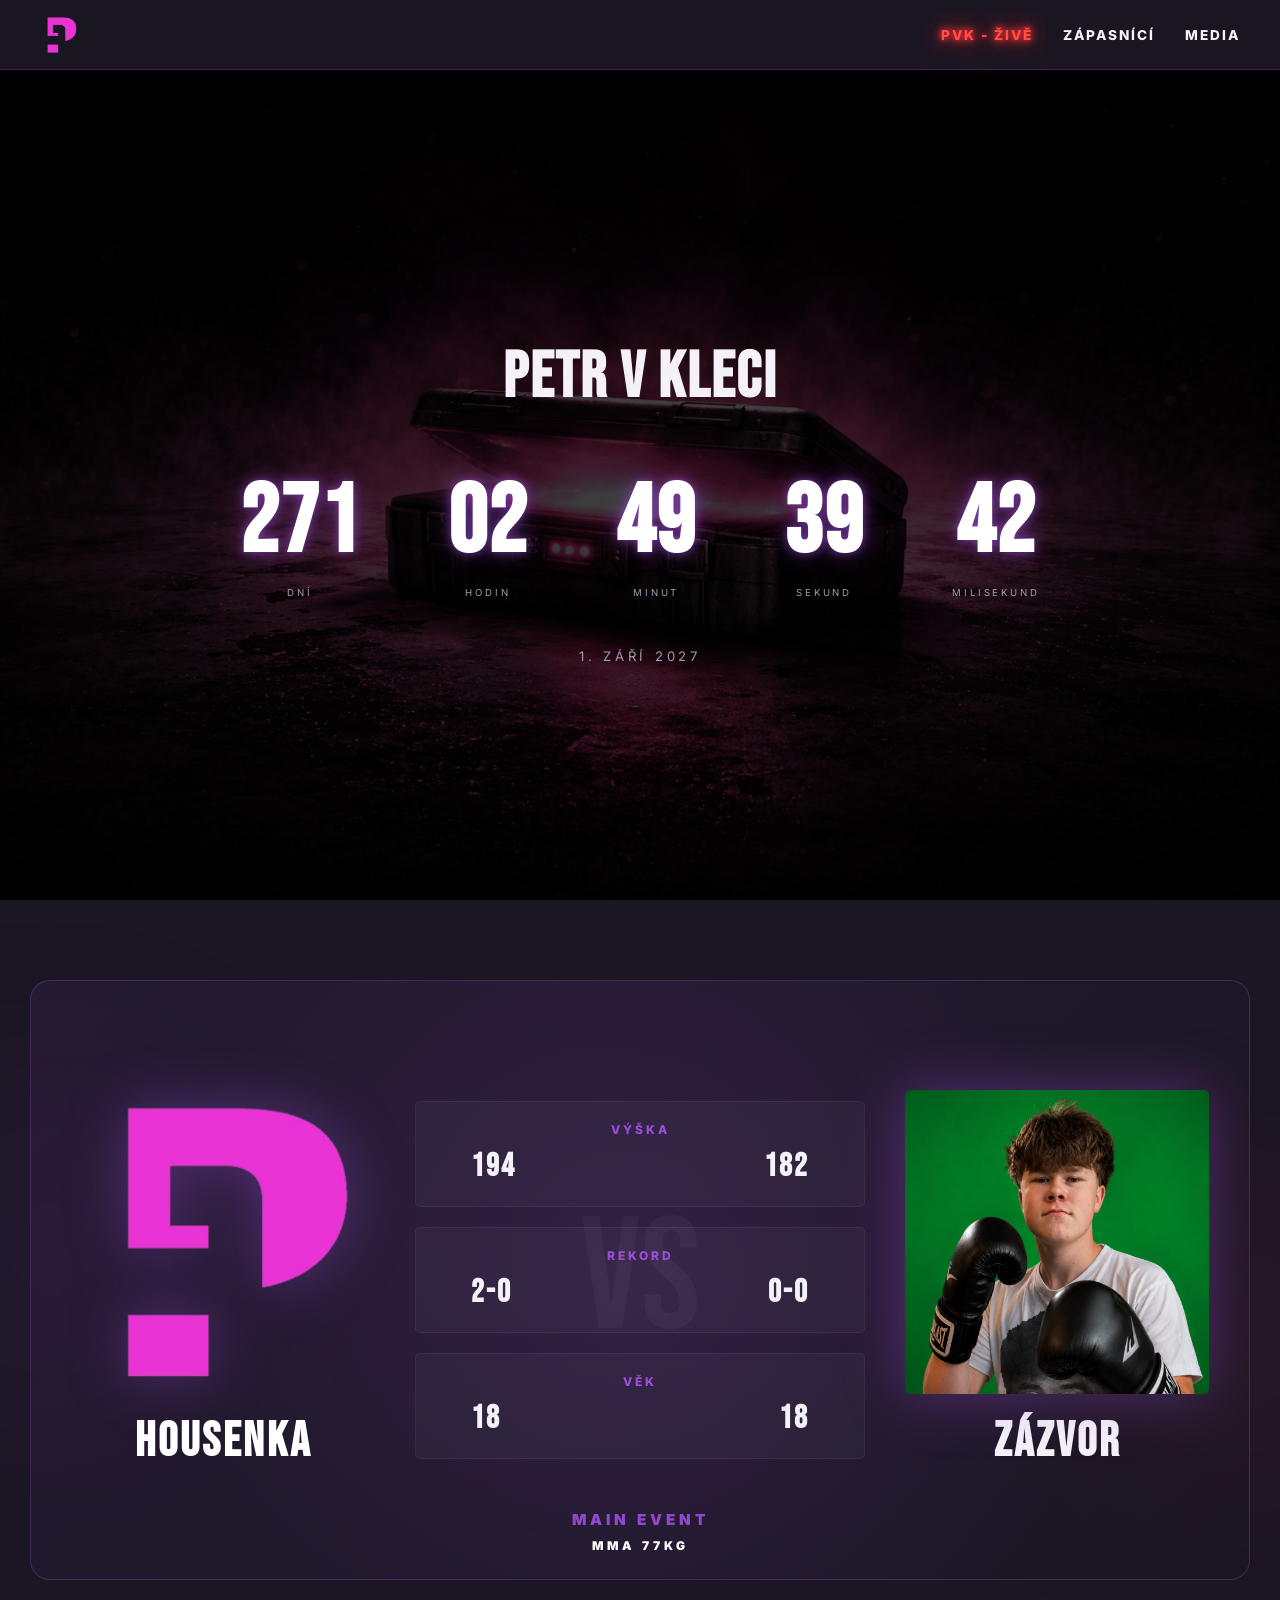
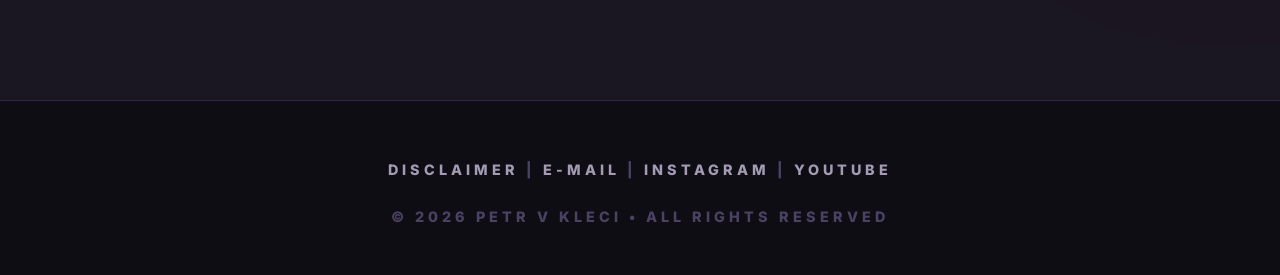
<file: index.html>
<!DOCTYPE html>
<html lang="cs">
<head>
    <meta charset="UTF-8">
    <meta name="viewport" content="width=device-width, initial-scale=1.0">
    <title>PETR V KLECI</title>
    <link href="https://fonts.googleapis.com/css2?family=Bebas+Neue&family=Inter:wght@400;600;800;900&display=swap" rel="stylesheet">
    <link rel="stylesheet" href="styles.css">
    <link rel="icon" href="../img/logo-transparent.png">
    <script async src="https://pagead2.googlesyndication.com/pagead/js/adsbygoogle.js?client=ca-pub-2241425218539094"
     crossorigin="anonymous"></script>
     <meta name="google-adsense-account" content="ca-pub-2241425218539094">
</head>

<body>
    <div class="cyber-grid"></div>
    <div class="ambient-blob" id="blob"></div>
    <div class="scroll-progress" id="progress"></div>
    <nav>
        <div class="logo-container">
            <a href="../#"  class="logo-img" onerror="this.style.display='none'; document.getElementById('logo-text').style.display='block';">
                <img src="../img/logo-transparent.png" alt="Petr v kleci Logo" class="logo-img" onerror="this.style.display='none'; document.getElementById('logo-text').style.display='block';">
           </a>
        </div>
    
        <div class="nav-links">
            <a href="https://petrvkleci.fun/live/" target="_blank"><div class="live">PVK - ŽIVĚ</div></a>
            <a href="../zapasnici/#">ZÁPASNÍCÍ</a>
            <a href="../media/#">MEDIA</a>
        </div>
    </nav>

    <header class="hero">

    <video class="hero-video" autoplay muted loop playsinline>
        <source src="https://pub-b3b0f845e0294ce48c312dda4aa62917.r2.dev/housenka-vs-zazvor-promo.mp4" type="video/mp4">
    </video>

    <div class="hero-overlay">

            <div class="cdown">
                
                <h2 class="cdown-event">PETR V KLECI</h2>
                
                <div class="cdown-grid">
                    <div class="cunit">
                        <span class="cunit-n" id="cdDays">--</span>
                        <span class="cunit-l">Dní</span>
                    </div>
                    <div class="cunit">
                        <span class="cunit-n" id="cdHours">--</span>
                        <span class="cunit-l">Hodin</span>
                    </div>
                    <div class="cunit">
                        <span class="cunit-n" id="cdMins">--</span>
                        <span class="cunit-l">Minut</span>
                    </div>
                    <div class="cunit">
                        <span class="cunit-n" id="cdSecs">--</span>
                        <span class="cunit-l">Sekund</span>
                    </div>
                    <div class="cunit">
                        <span class="cunit-n" id="cdMiliSecs">--</span>
                        <span class="cunit-l">Milisekund</span>
                    </div>
                </div>
            <p class="cdown-date rv">1. ZÁŘÍ 2027</p>
        </div>
    

    </header>
 <main class="fight-card">
    <article class="fight main-event" id="main-event">

            <div class="fighter fighter-left">
                <a href="../zapasnici/housenka/#">
                    <img src="../img/housenka.png" alt="housenka">
                </a>
                <h2>HOUSENKA</h2>
            </div>
            <div class="fight-info">

                <div class="stat-row">
                    <span>Výška</span>
                    <h3>194</h3>
                    <h3>182</h3>
                </div>

                <div class="stat-row">
                    <span>Rekord</span>
                    <h3>2-0</h3>
                    <h3>0-0</h3>
                </div>

                <div class="stat-row">
                    <span>Věk</span>
                    <h3>18</h3>
                    <h3>18</h3>
                </div>

            </div>

            <div class="fighter fighter-right">
                <a href="../zapasnici/zazvor/#">
                    <img src="../img/zazvor.png" alt="zazvor">
                </a>
                <h2>ZÁZVOR</h2>
            </div>
            <div class="fight-label">
                MAIN EVENT
            </div>
            <div class="rules">
                MMA 77kg
            </div>
        </article>

</main>

    <footer class="footer">
    <div class="footer-container">

        <div class="footer-contact">
            <a href="../files/prohlaseni_petr_v_kleci.pdf" target="_blank">Disclaimer</a> |
            <a href="mailto:petrvkleci@petrvkleci.fun">E-Mail</a> |
            <a href="https://instagram.petrvkleci.fun" target="_blank">Instagram</a> |
            <a href="https://youtube.petrvkleci.fun" target="_blank">YouTube</a>
        </div>

        <div class="footer-bottom">
            <p>© 2026 PETR V KLECI • All rights reserved</p>
        </div>

    </div>
</footer>

    <script src="script.js"></script>
</body>
</html>
</file>
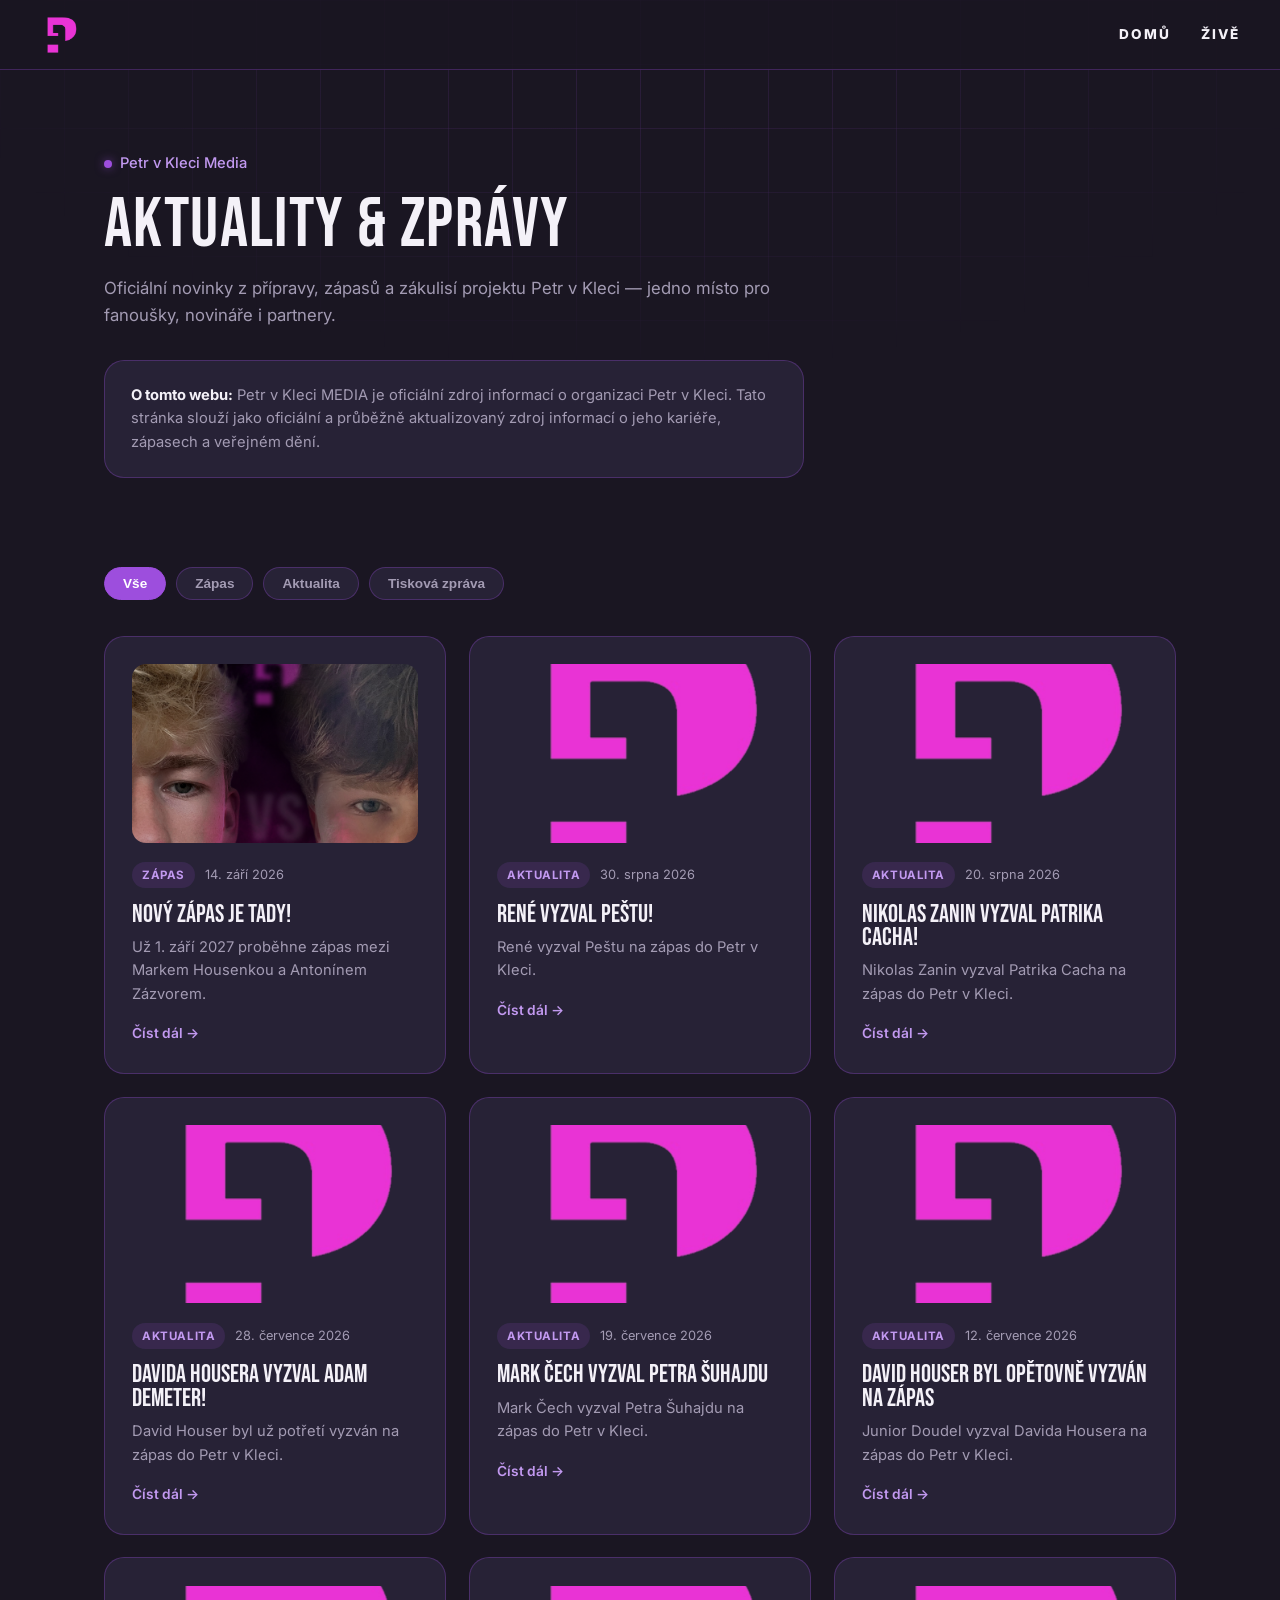
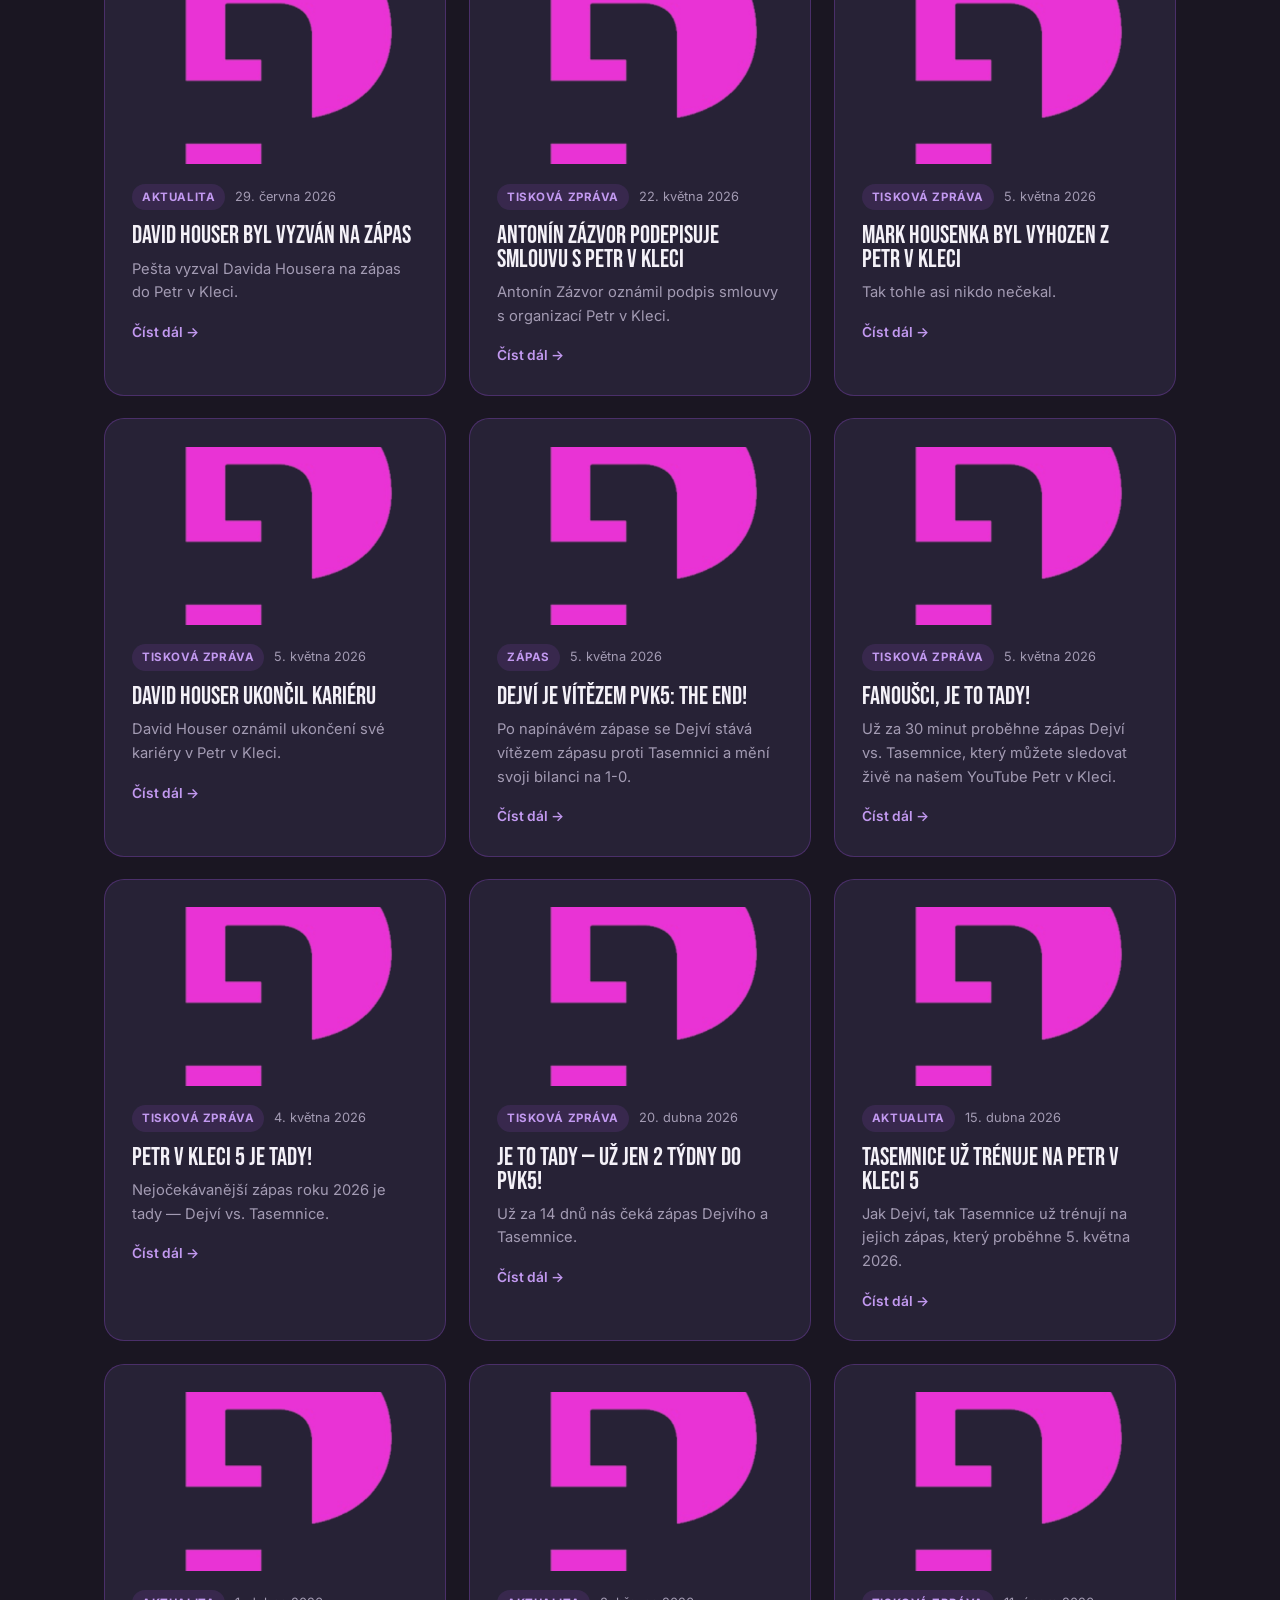
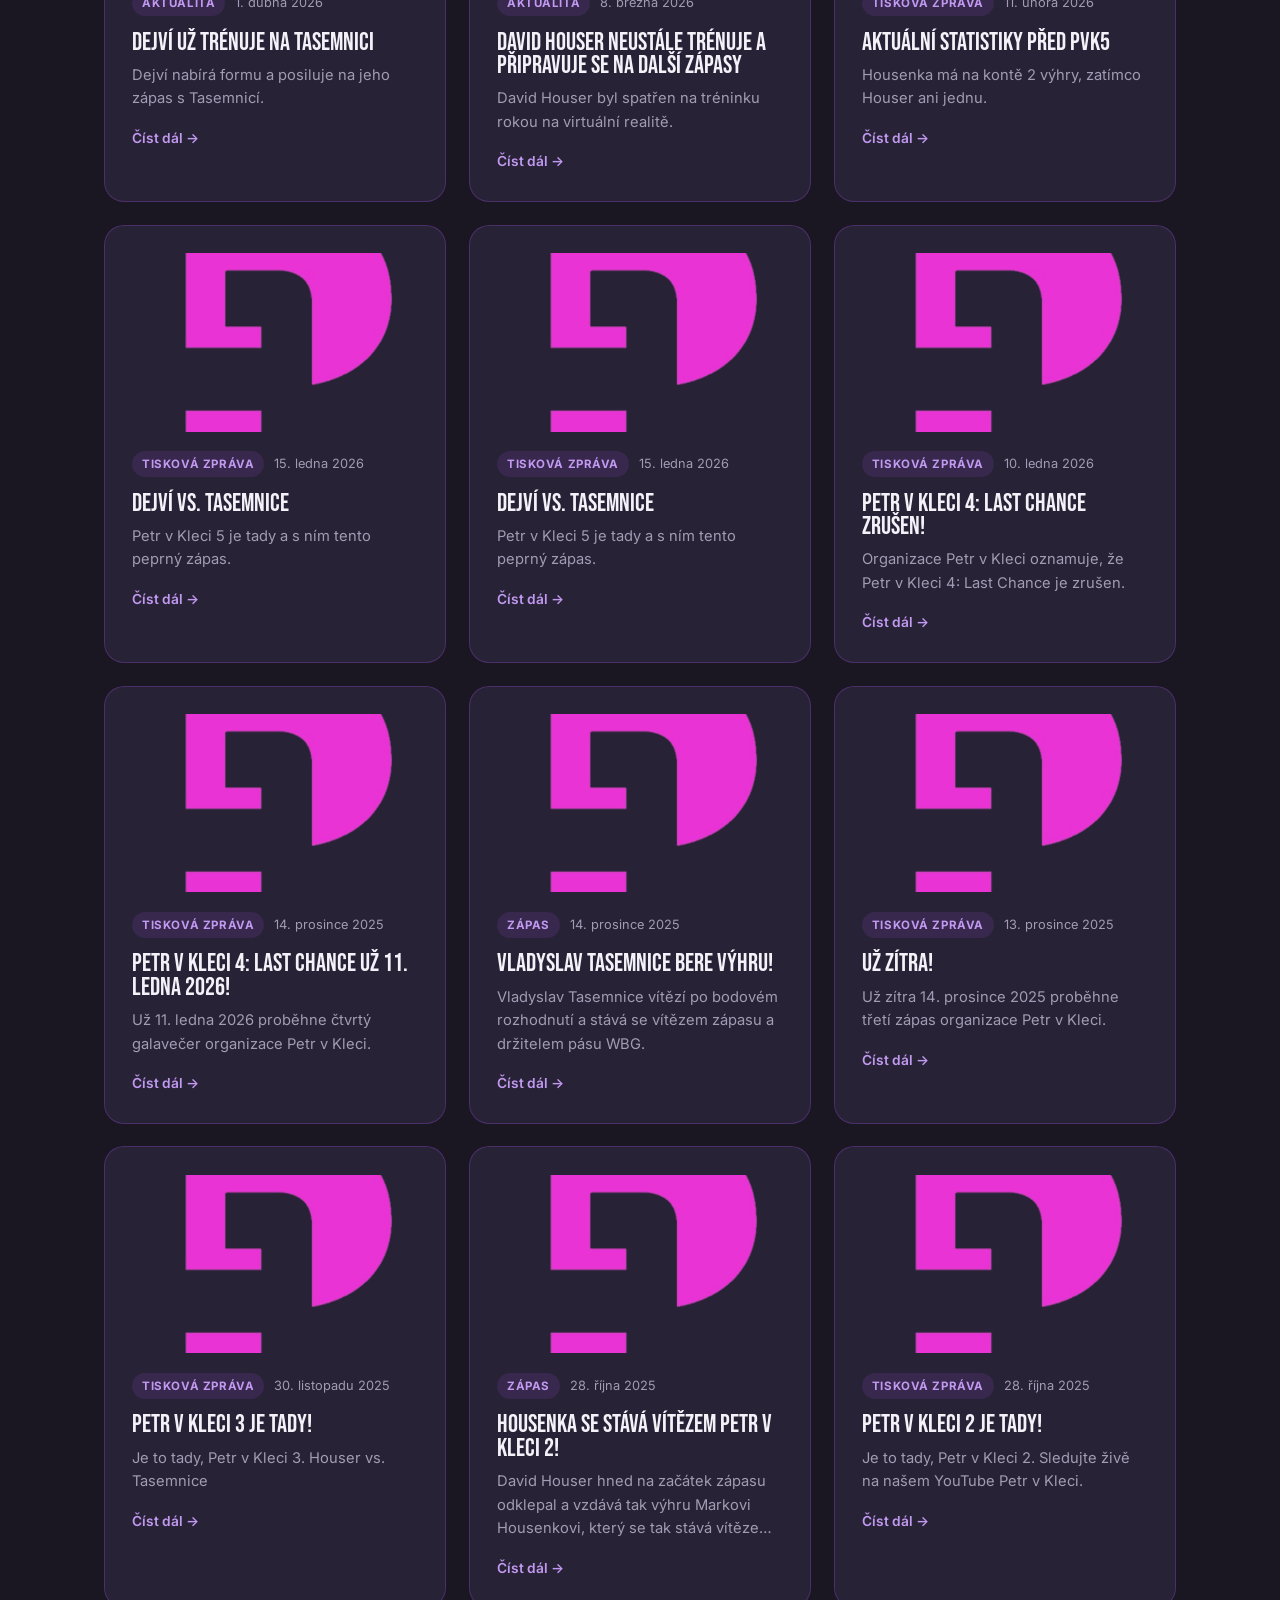
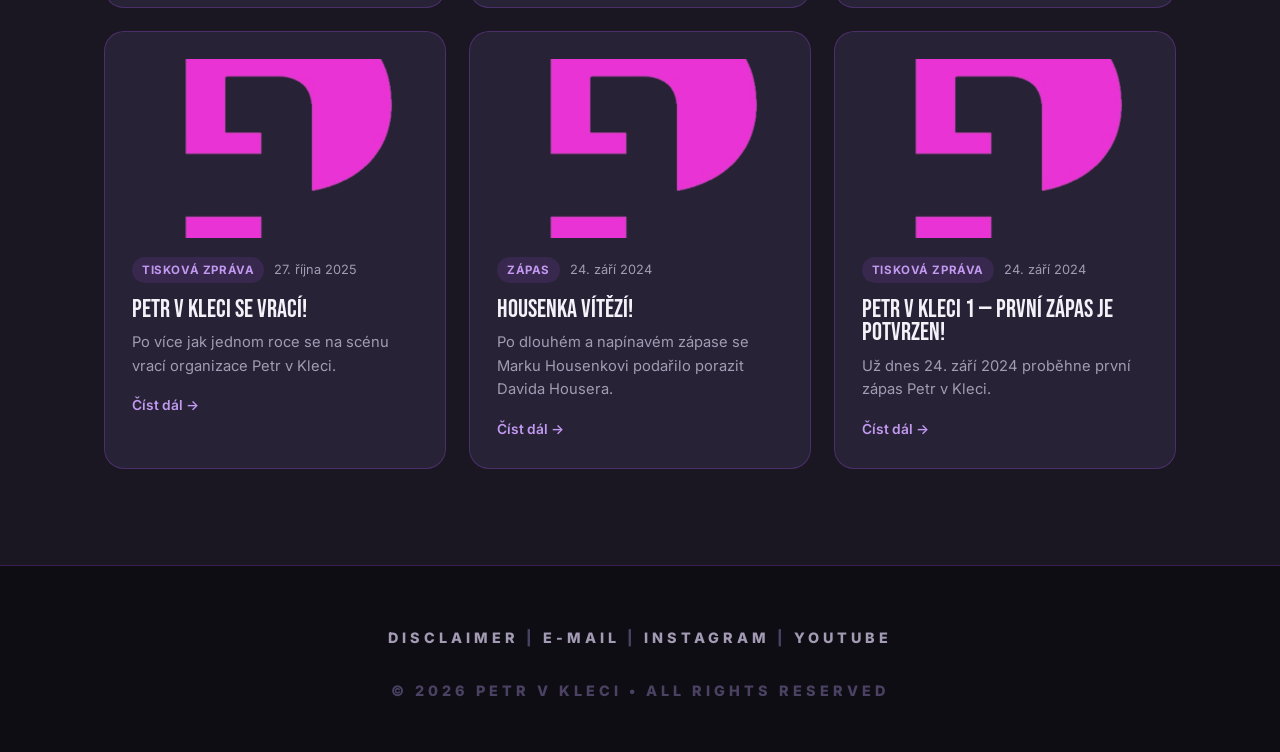
<file: media/index.html>
<!DOCTYPE html>
<html lang="cs">
<head>
<meta charset="UTF-8">
<meta name="viewport" content="width=device-width, initial-scale=1.0">
<title>MEDIA | PVK</title>
<meta name="description" content="Petr v Kleci Media - Aktuality, zápasy a tiskové zprávy o Petr v Kleci.">
<meta property="og:title" content="Petr v Kleci Media">
<meta property="og:description" content="Aktuality, zápasy a tiskové zprávy o MMA zápasníkovi Petrovi.">
<meta property="og:type" content="website">
<link rel="preconnect" href="https://fonts.googleapis.com">
<link rel="preconnect" href="https://fonts.gstatic.com" crossorigin>
<link href="https://fonts.googleapis.com/css2?family=Bebas+Neue&family=Inter:wght@400;500;600;700;800&display=swap" rel="stylesheet">
<link rel="stylesheet" href="styles.css">
<link rel="icon" href="../img/logo-transparent.png">
</head>
<body>

<div class="bg-pattern" aria-hidden="true"></div>

<nav>
    <div class="logo-container">
        <a href="../../#" class="logo-img" onerror="this.style.display='none'; document.getElementById('logo-text').style.display='block';">
            <img src="../../img/logo-transparent.png" alt="Petr v kleci Logo" class="logo-img" onerror="this.style.display='none'; document.getElementById('logo-text').style.display='block';">
        </a>
        <span id="logo-text">PETR V KLECI</span>
    </div>

    <div class="nav-links" id="navLinks">
        <a href="../../#">Domů</a>
        <a href="https://petrvkleci.fun/live/" target="_blank">Živě</a>
    </div>

    <button class="nav-toggle" id="navToggle" aria-label="Otevřít menu" aria-expanded="false">
        <span></span><span></span><span></span>
    </button>
</nav>

<main>
    <section id="hubView">
        <div class="wrap">
            <div class="hub-hero reveal">
                <div class="hero-tag">Petr v Kleci Media</div>
                <h1>Aktuality &amp; zprávy</h1>
                <p class="lead">
                    Oficiální novinky z přípravy, zápasů a zákulisí projektu Petr v Kleci —
                    jedno místo pro fanoušky, novináře i partnery.
                </p>
                <div class="about-note panel">
                    <p><b>O tomto webu:</b> Petr v Kleci MEDIA je oficiální zdroj informací o organizaci Petr v Kleci.
                    Tato stránka slouží jako oficiální a průběžně aktualizovaný zdroj informací o jeho
                    kariéře, zápasech a veřejném dění.</p>
                </div>
            </div>

            <div class="filter-bar reveal" id="filterBar"></div>
            <div class="articles-grid reveal" id="articlesGrid"></div>
        </div>
    </section>
    <section id="articleView">
        <div class="wrap">
            <a href="#" class="article-back" id="backLink"></a>
            <div id="detailImageWrap"></div>
            <div class="article-header">
                <div class="article-meta">
                    <span class="article-tag" id="detailTag"></span>
                    <span class="article-date" id="detailDate"></span>
                </div>
                <h1 id="detailTitle"></h1>
            </div>
            <div class="article-body" id="detailBody"></div>
            <div id="detailGalleryWrap"></div>
            <div id="detailVideoWrap"></div>
            <div id="detailLinkWrap"></div>
            <a href="#" class="btn btn-ghost" id="backLinkBottom" style="margin-top:1.4rem;">&larr; Zpět na přehled</a>
        </div>
    </section>
</main>
<footer class="footer">
    <div class="footer-container">

        <div class="footer-contact">
            <a href="../files/prohlaseni_petr_v_kleci.pdf" target="_blank">Disclaimer</a> |
            <a href="mailto:petrvkleci@petrvkleci.fun">E-Mail</a> |
            <a href="https://instagram.petrvkleci.fun" target="_blank">Instagram</a> |
            <a href="https://youtube.petrvkleci.fun" target="_blank">YouTube</a>
        </div>

        <div class="footer-bottom">
            <p>© 2026 PETR V KLECI • All rights reserved</p>
        </div>

    </div>
</footer>

<script src="script.js">

</script>
</body>
</html>
</file>
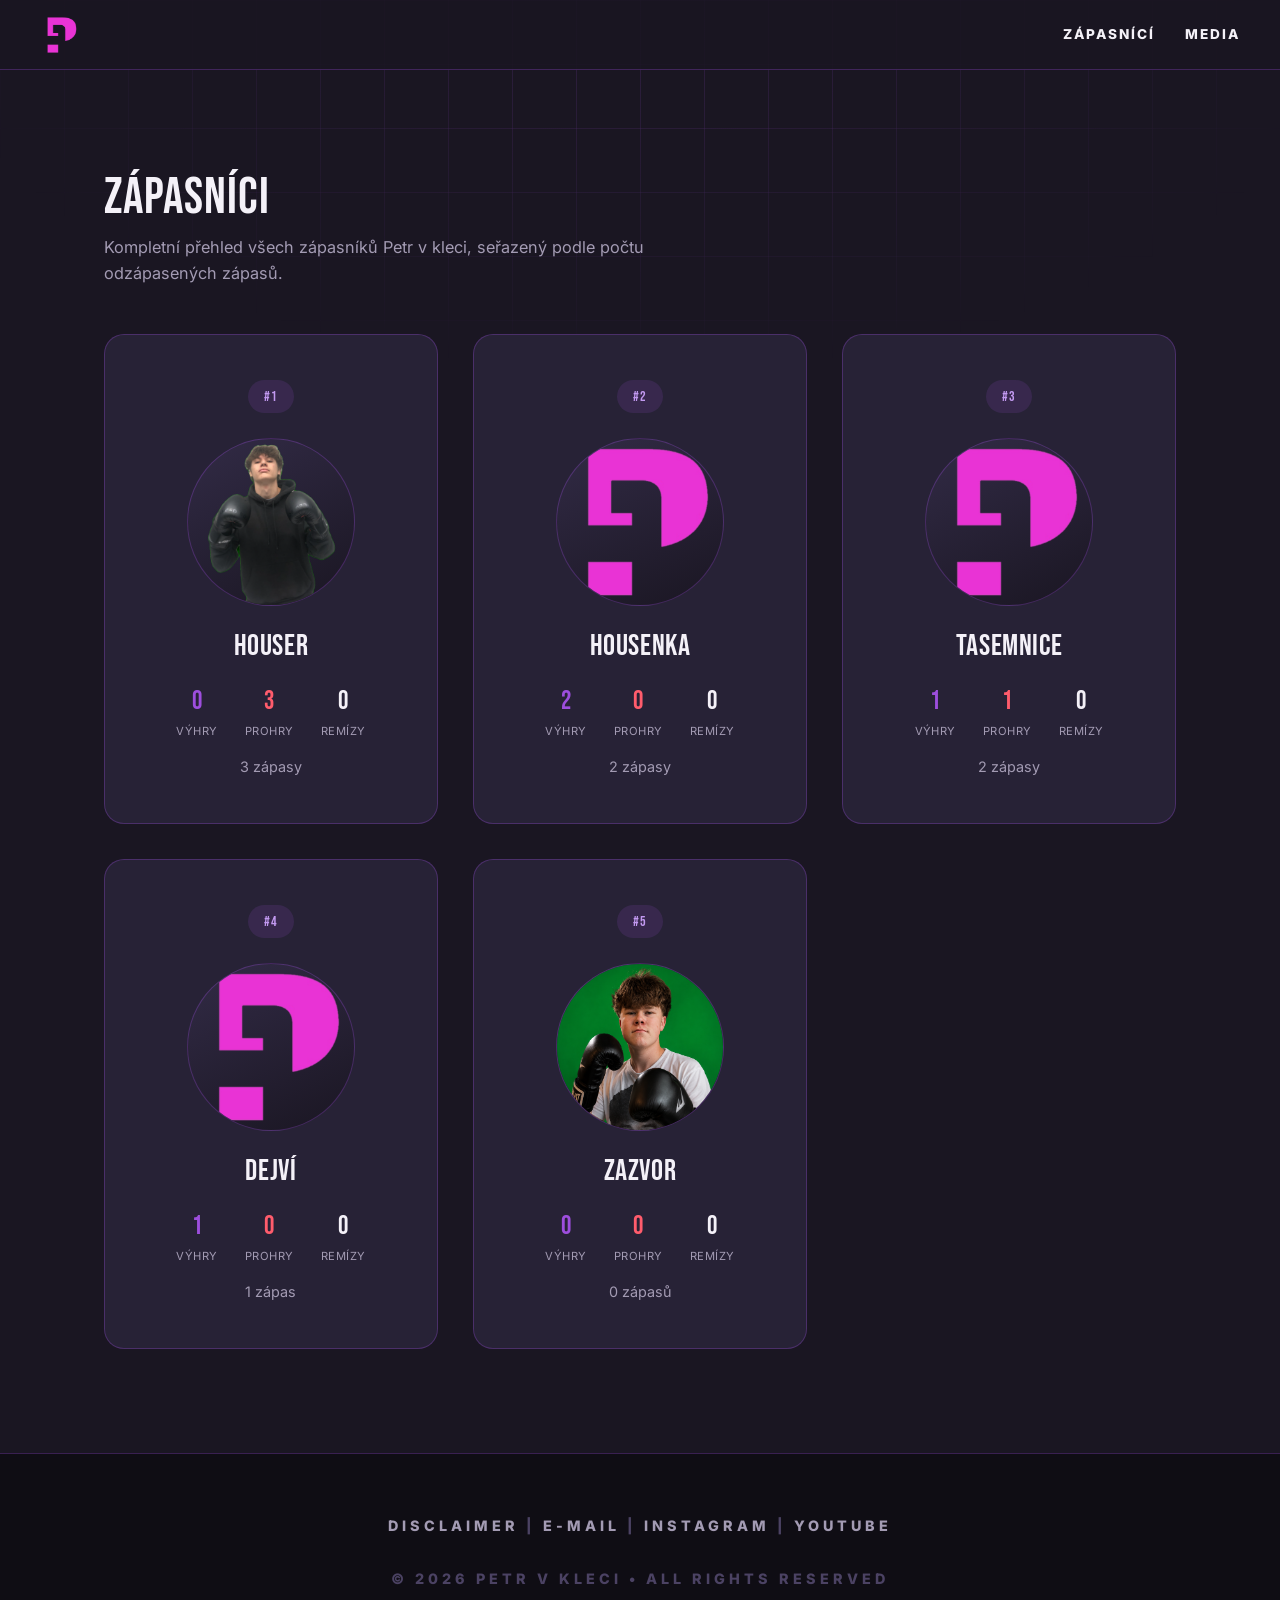
<file: zapasnici/index.html>
<!DOCTYPE html>
<html lang="cs">
<head>
<meta charset="UTF-8">
<meta name="viewport" content="width=device-width, initial-scale=1.0">
<title>Zápasníci | PVK</title>
<meta name="description" content="Přehled všech zápasníků Petr v kleci — profily, bilance a odkazy na jejich stránky.">
<link rel="preconnect" href="https://fonts.googleapis.com">
<link rel="preconnect" href="https://fonts.gstatic.com" crossorigin>
<link href="https://fonts.googleapis.com/css2?family=Bebas+Neue&family=Inter:wght@400;500;600;700;800&display=swap" rel="stylesheet">
<link rel="stylesheet" href="styles.css">
<link rel="icon" href="../img/logo-transparent.png">
</head>
<body>

<div class="bg-pattern" aria-hidden="true"></div>

<nav>
    <div class="logo-container">
        <a href="../#" class="logo-img" onerror="this.style.display='none'; document.getElementById('logo-text').style.display='block';">
            <img src="../img/logo-transparent.png" alt="Petr v kleci Logo" class="logo-img" onerror="this.style.display='none'; document.getElementById('logo-text').style.display='block';">
        </a>
        <span id="logo-text">PETR V KLECI</span>
    </div>

    <div class="nav-links" id="navLinks">
        <a href="../zapasnici/#">ZÁPASNÍCÍ</a>
        <a href="../media/#" target="_self">MEDIA</a>
    </div>

    <button class="nav-toggle" id="navToggle" aria-label="Otevřít menu" aria-expanded="false">
        <span></span><span></span><span></span>
    </button>
</nav>

<main>
    <section id="roster">
        <div class="wrap">
            <div class="section-head reveal">
                <h2>Zápasníci</h2>
                <p>Kompletní přehled všech zápasníků Petr v kleci, seřazený podle počtu odzápasených zápasů.</p>
            </div>
            <div class="roster-grid reveal" id="rosterGrid"></div>
        </div>
    </section>
</main>

<footer class="footer">
    <div class="footer-container">

        <div class="footer-contact">
            <a href="../files/prohlaseni_petr_v_kleci.pdf" target="_blank">Disclaimer</a> |
            <a href="mailto:petrvkleci@petrvkleci.fun">E-Mail</a> |
            <a href="https://instagram.petrvkleci.fun" target="_blank">Instagram</a> |
            <a href="https://youtube.petrvkleci.fun" target="_blank">YouTube</a>
        </div>

        <div class="footer-bottom">
            <p>© 2026 PETR V KLECI • All rights reserved</p>
        </div>

    </div>
</footer>

<script src="script.js" defer></script>
</body>
</html>
</file>
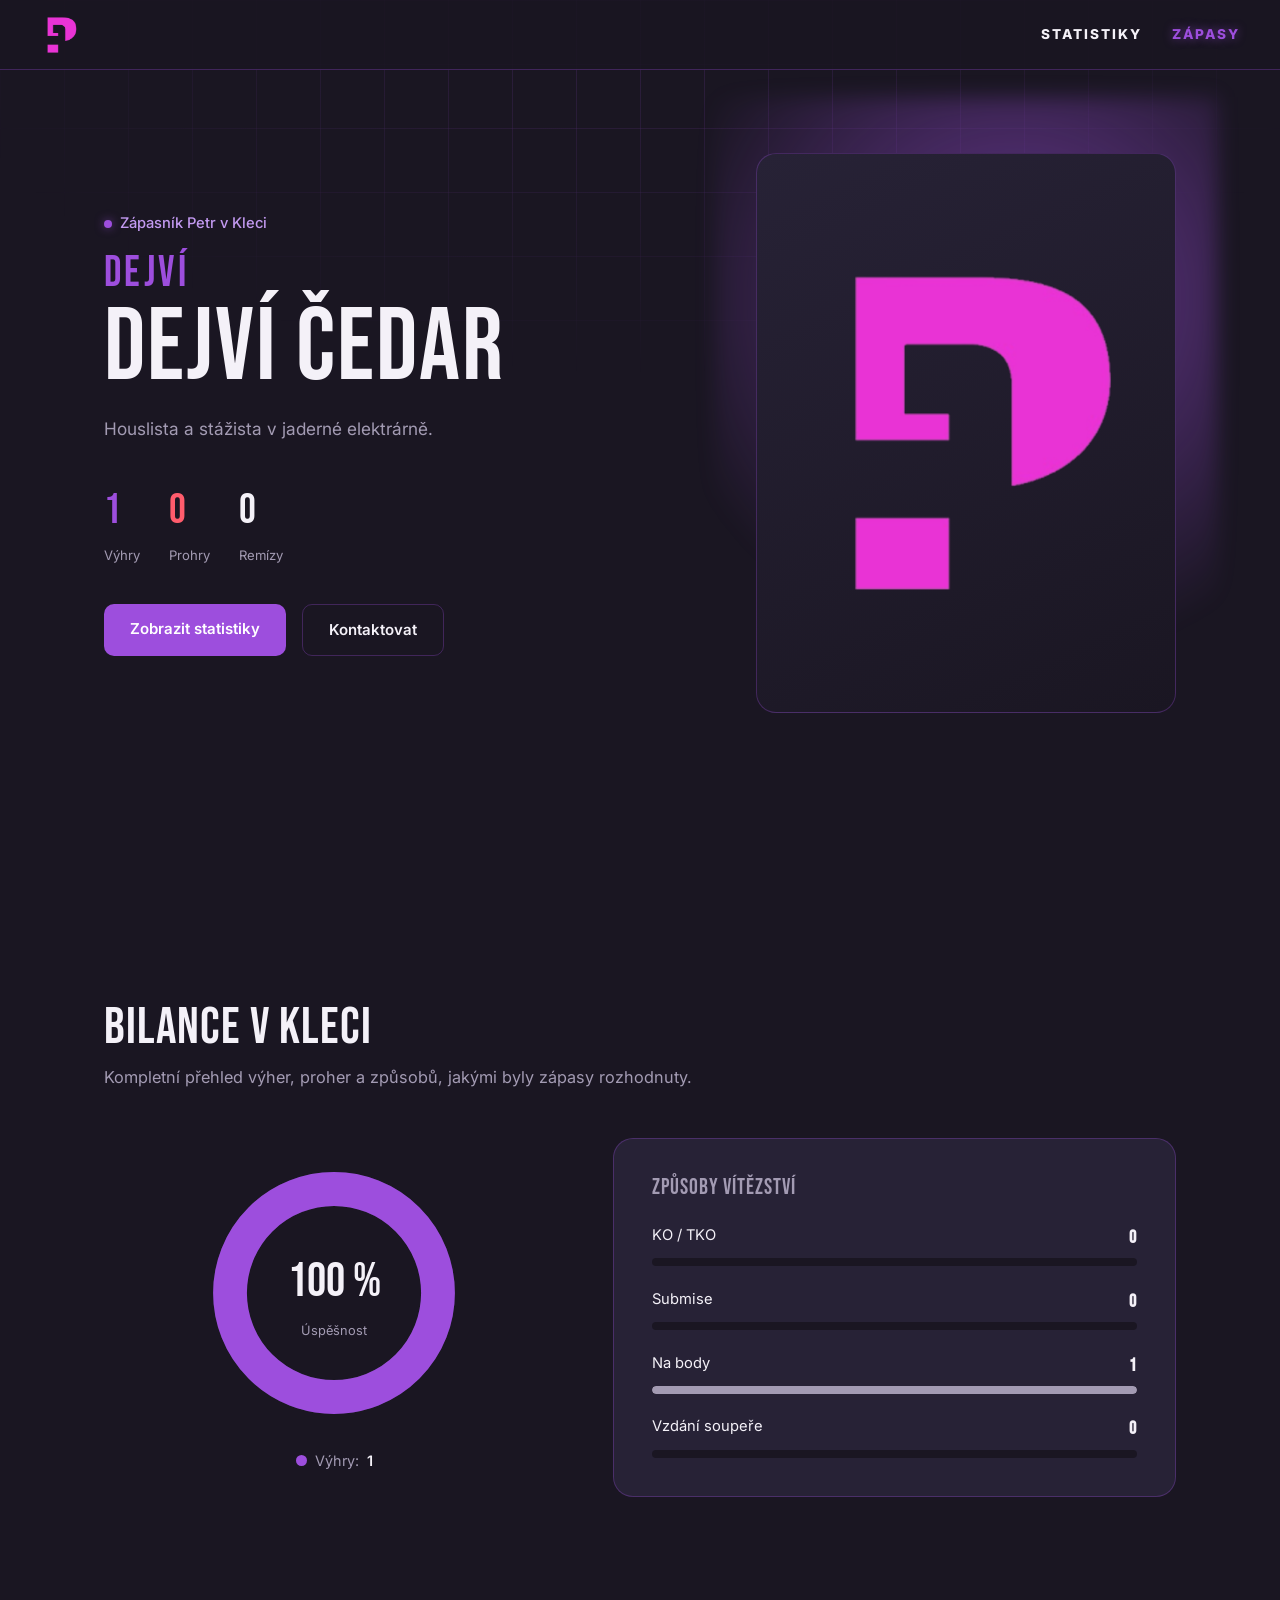
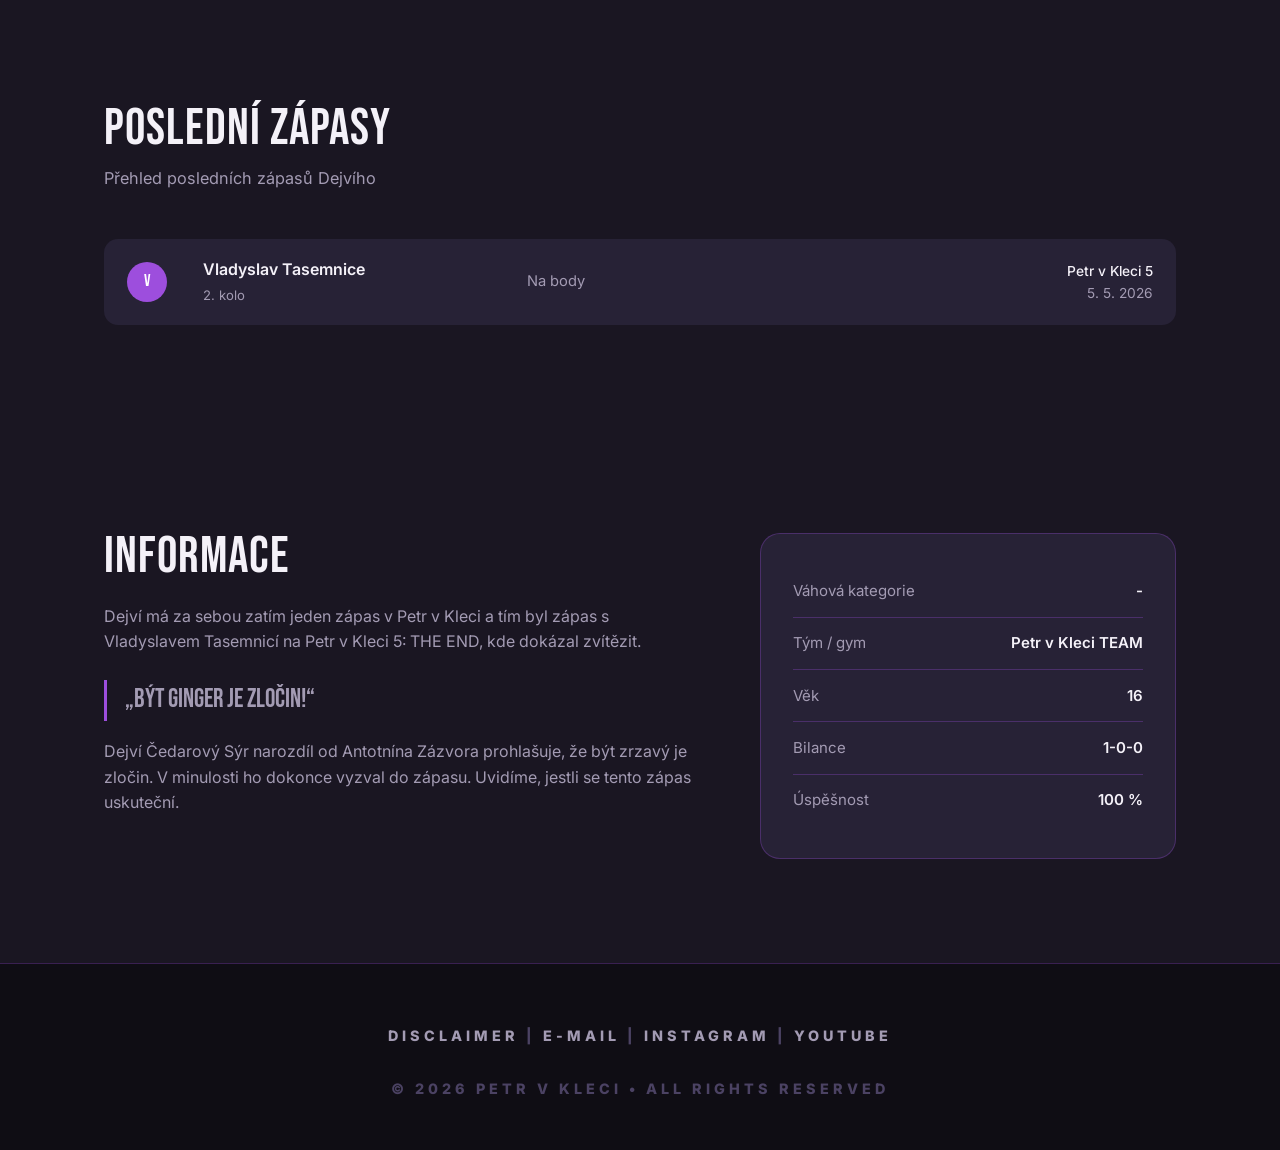
<file: zapasnici/dejvi/index.html>
<!DOCTYPE html>
<html lang="cs">
<head>
<meta charset="UTF-8">
<meta name="viewport" content="width=device-width, initial-scale=1.0">
<title>Dejví | PVK</title>
<link rel="preconnect" href="https://fonts.googleapis.com">
<link rel="preconnect" href="https://fonts.gstatic.com" crossorigin>
<link href="https://fonts.googleapis.com/css2?family=Bebas+Neue&family=Inter:wght@400;500;600;700;800&display=swap" rel="stylesheet">
<link rel="stylesheet" href="../styles.css">
<link rel="icon" href="../../img/logo-transparent.png">
</head>
<body>

<div class="bg-pattern" aria-hidden="true"></div>

<nav>
    <div class="logo-container">
        <a href="../../#" class="logo-img" onerror="this.style.display='none'; document.getElementById('logo-text').style.display='block';">
            <img src="../../img/logo-transparent.png" alt="Petr v kleci Logo" class="logo-img" onerror="this.style.display='none'; document.getElementById('logo-text').style.display='block';">
        </a>
        <span id="logo-text">PETR V KLECI</span>
    </div>

    <div class="nav-links" id="navLinks">
        <a href="#stats">Statistiky</a>
        <a href="#fights">Zápasy</a>
    </div>

    <button class="nav-toggle" id="navToggle" aria-label="Otevřít menu" aria-expanded="false">
        <span></span><span></span><span></span>
    </button>
</nav>

<section class="hero" id="hero">
    <div class="wrap hero-anim">
        <div>
            <div class="hero-tag">Zápasník Petr v Kleci</div>
            <h1>
                <span class="nick" id="heroNick">„Dejví“</span>
                <span id="heroName">David Čedarový Sýr</span>
            </h1>
            <p class="hero-sub" id="heroSub">
                Houslista a stážista v jaderné elektrárně.
            </p>
            <div class="hero-record" id="heroRecord"></div>
            <div class="hero-actions">
                <a href="#stats" class="btn btn-primary">Zobrazit statistiky</a>
                <a href="mailto:dejvi@petrvkleci.fun" class="btn btn-ghost">Kontaktovat</a>
            </div>
        </div>
        <div class="hero-photo-wrap">
            <div class="hero-photo-glow" aria-hidden="true"></div>
            <div class="hero-photo" id="heroPhoto">
                <div class="hero-photo-placeholder" id="heroPhotoPlaceholder">
                    <img src="../../img/dejvi.png">
                </div>
            </div>
        </div>
    </div>
</section>

<section id="stats">
    <div class="wrap">
        <div class="section-head reveal">
            <h2>Bilance v kleci</h2>
            <p>Kompletní přehled výher, proher a způsobů, jakými byly zápasy rozhodnuty.</p>
        </div>
        <div class="stats-grid">
            <div class="donut-block reveal">
                <div class="donut-wrap">
                    <svg viewBox="0 0 200 200">
                        <circle cx="100" cy="100" r="80" stroke="var(--surface-hover)"></circle>
                        <g id="donutSegments"></g>
                    </svg>
                    <div class="donut-center">
                        <div class="rate" id="winRateNum">0 %</div>
                        <div class="rate-lbl">Úspěšnost</div>
                    </div>
                </div>
                <div class="legend" id="donutLegend"></div>
            </div>
            <div class="methods-panel panel reveal">
                <h3>Způsoby vítězství</h3>
                <div id="methodRows"></div>
            </div>
        </div>
    </div>
</section>

<section id="fights">
    <div class="wrap">
        <div class="section-head reveal">
            <h2>Poslední zápasy</h2>
            <p>Přehled posledních zápasů Dejvího</p>
        </div>
        <div class="fight-list reveal" id="fightList"></div>
    </div>
</section>

<section id="about">
    <div class="wrap about-grid">
        <div class="about-text reveal">
            <div class="section-head" style="margin-bottom:1.4rem;">
                <h2>Informace</h2>
            </div>
            <p id="aboutP1">
                Dejví má za sebou zatím jeden zápas v Petr v Kleci a tím byl zápas s Vladyslavem Tasemnicí na Petr v Kleci 5: THE END, kde dokázal zvítězit.
            </p>
            <p class="about-quote" id="aboutQuote">„Být ginger je zločin!“</p>
            <p id="aboutP2">
                Dejví Čedarový Sýr narozdíl od Antotnína Zázvora prohlašuje, že být zrzavý je zločin. V minulosti ho dokonce vyzval do zápasu. Uvidíme, jestli se tento zápas uskuteční.
            </p>
        </div>
        <div class="facts panel reveal" id="factsPanel"></div>
    </div>
</section>

<footer class="footer" id="contact">
    <div class="footer-container">

        <div class="footer-contact">
            <a href="../../files/prohlaseni_petr_v_kleci.pdf" target="_blank">Disclaimer</a> |
            <a href="mailto:petrvkleci@petrvkleci.fun">E-Mail</a> |
            <a href="https://instagram.petrvkleci.fun" target="_blank">Instagram</a> |
            <a href="https://youtube.petrvkleci.fun" target="_blank">YouTube</a>
        </div>

        <div class="footer-bottom">
            <p>© 2026 PETR V KLECI • All rights reserved</p>
        </div>

    </div>
</footer>

<script src="script.js"></script>
</body>
</html>
</file>
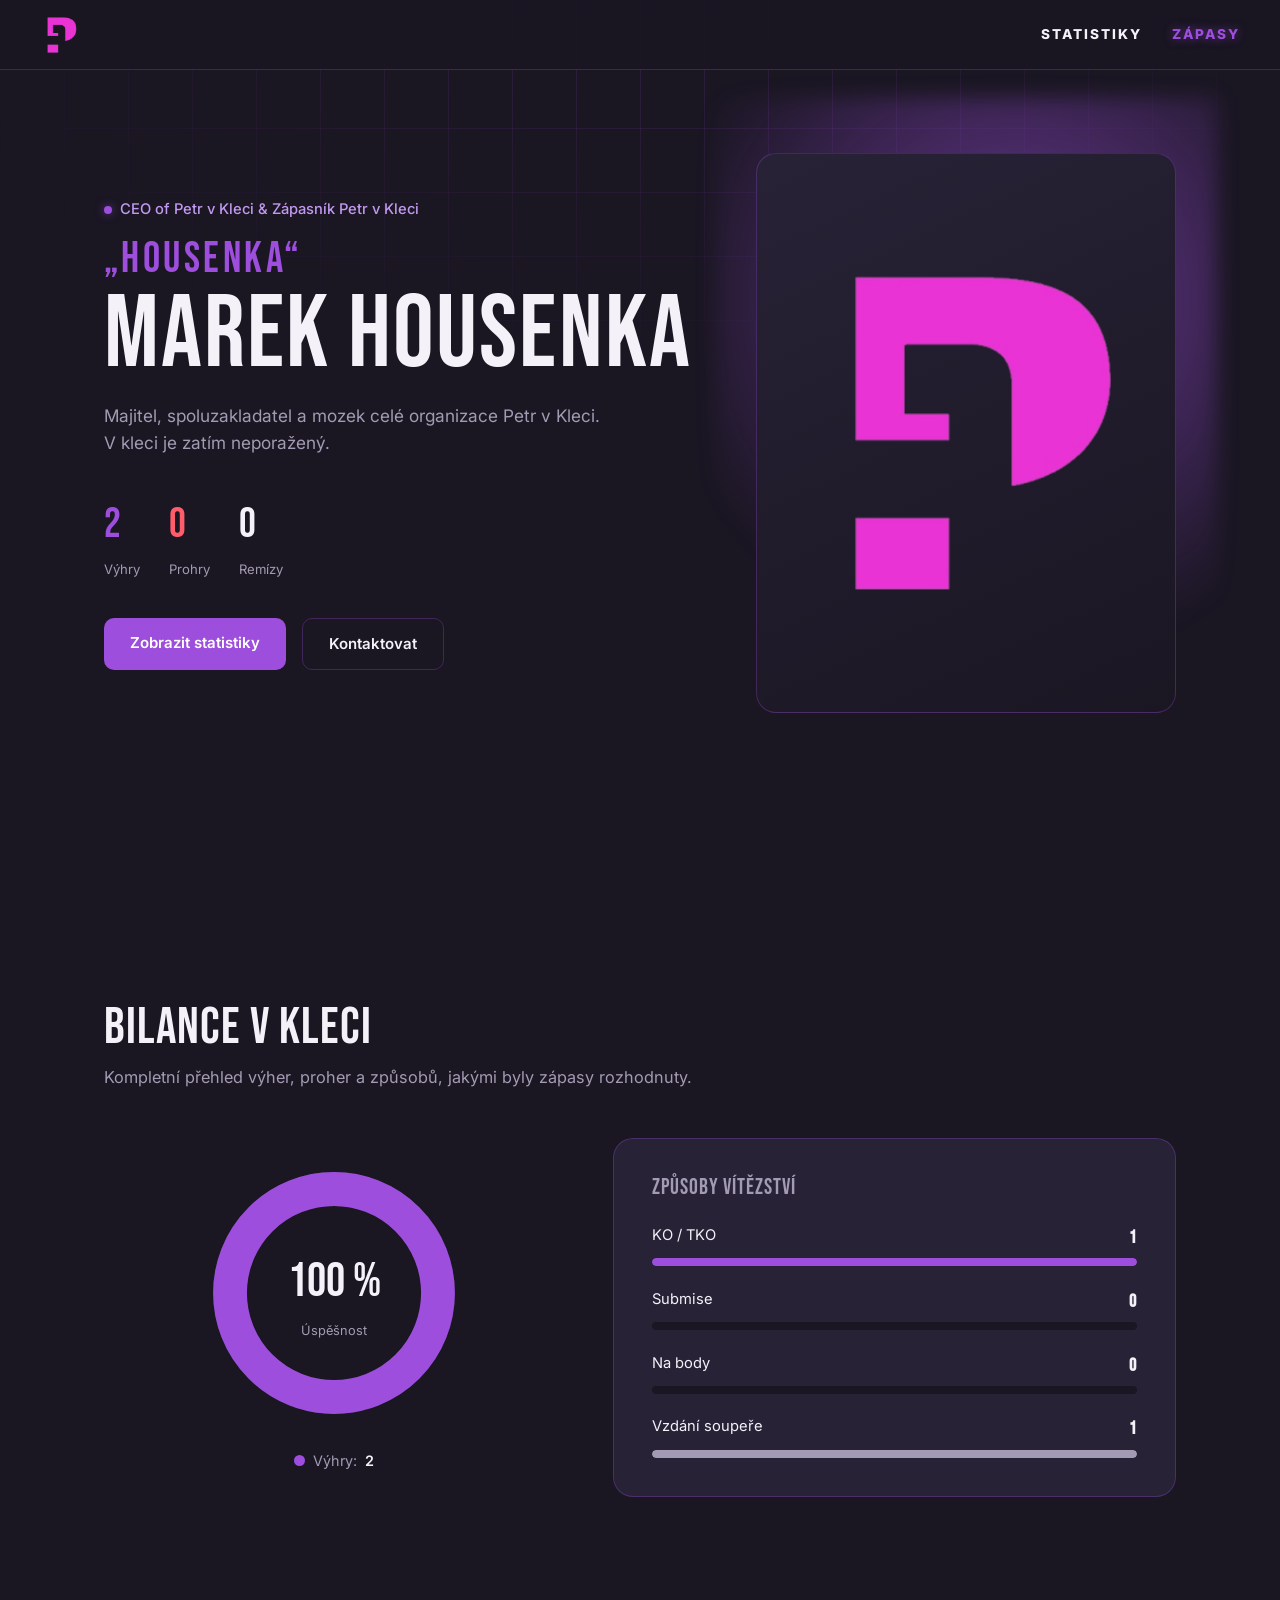
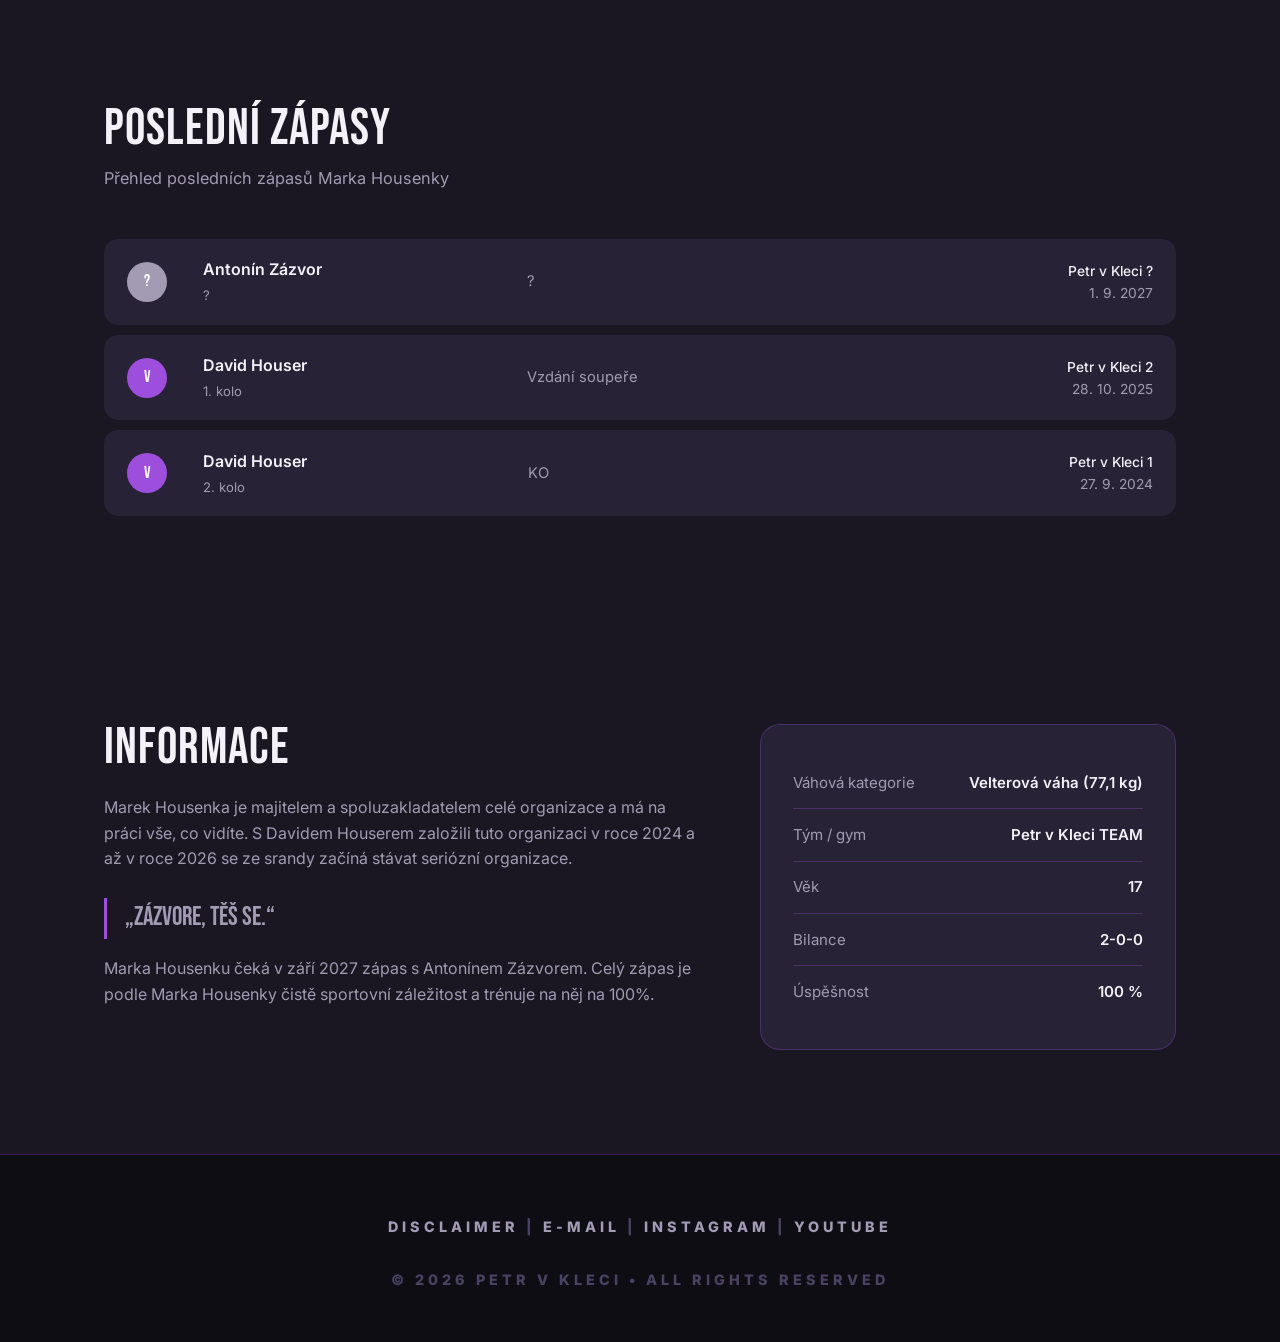
<file: zapasnici/housenka/index.html>
<!DOCTYPE html>
<html lang="cs">
<head>
<meta charset="UTF-8">
<meta name="viewport" content="width=device-width, initial-scale=1.0">
<title>Housenka | PVK</title>
<link rel="preconnect" href="https://fonts.googleapis.com">
<link rel="preconnect" href="https://fonts.gstatic.com" crossorigin>
<link href="https://fonts.googleapis.com/css2?family=Bebas+Neue&family=Inter:wght@400;500;600;700;800&display=swap" rel="stylesheet">
<link rel="stylesheet" href="../styles.css">
<link rel="icon" href="../../img/logo-transparent.png">
</head>
<body>

<div class="bg-pattern" aria-hidden="true"></div>

<nav>
    <div class="logo-container">
        <a href="../../#" class="logo-img" onerror="this.style.display='none'; document.getElementById('logo-text').style.display='block';">
            <img src="../../img/logo-transparent.png" alt="Petr v kleci Logo" class="logo-img" onerror="this.style.display='none'; document.getElementById('logo-text').style.display='block';">
        </a>
        <span id="logo-text">PETR V KLECI</span>
    </div>

    <div class="nav-links" id="navLinks">
        <a href="#stats">Statistiky</a>
        <a href="#fights">Zápasy</a>
    </div>

    <button class="nav-toggle" id="navToggle" aria-label="Otevřít menu" aria-expanded="false">
        <span></span><span></span><span></span>
    </button>
</nav>

<section class="hero" id="hero">
    <div class="wrap hero-anim">
        <div>
            <div class="hero-tag">CEO of Petr v Kleci & Zápasník Petr v Kleci</div>
            <h1>
                <span class="nick" id="heroNick">„Housenka“</span>
                <span id="heroName">Marek Housenka</span>
            </h1>
            <p class="hero-sub" id="heroSub">
                Majitel, spoluzakladatel a mozek celé organizace Petr v Kleci. V kleci je zatím neporažený.
            </p>
            <div class="hero-record" id="heroRecord"></div>
            <div class="hero-actions">
                <a href="#stats" class="btn btn-primary">Zobrazit statistiky</a>
                <a href="mailto:housenka@petrvkleci.fun" class="btn btn-ghost">Kontaktovat</a>
            </div>
        </div>
        <div class="hero-photo-wrap">
            <div class="hero-photo-glow" aria-hidden="true"></div>
            <div class="hero-photo" id="heroPhoto">
                <div class="hero-photo-placeholder" id="heroPhotoPlaceholder">
                    <img src="../../img/housenka.png">
                </div>
            </div>
        </div>
    </div>
</section>

<section id="stats">
    <div class="wrap">
        <div class="section-head reveal">
            <h2>Bilance v kleci</h2>
            <p>Kompletní přehled výher, proher a způsobů, jakými byly zápasy rozhodnuty.</p>
        </div>
        <div class="stats-grid">
            <div class="donut-block reveal">
                <div class="donut-wrap">
                    <svg viewBox="0 0 200 200">
                        <circle cx="100" cy="100" r="80" stroke="var(--surface-hover)"></circle>
                        <g id="donutSegments"></g>
                    </svg>
                    <div class="donut-center">
                        <div class="rate" id="winRateNum">0 %</div>
                        <div class="rate-lbl">Úspěšnost</div>
                    </div>
                </div>
                <div class="legend" id="donutLegend"></div>
            </div>
            <div class="methods-panel panel reveal">
                <h3>Způsoby vítězství</h3>
                <div id="methodRows"></div>
            </div>
        </div>
    </div>
</section>

<section id="fights">
    <div class="wrap">
        <div class="section-head reveal">
            <h2>Poslední zápasy</h2>
            <p>Přehled posledních zápasů Marka Housenky</p>
        </div>
        <div class="fight-list reveal" id="fightList"></div>
    </div>
</section>

<section id="about">
    <div class="wrap about-grid">
        <div class="about-text reveal">
            <div class="section-head" style="margin-bottom:1.4rem;">
                <h2>Informace</h2>
            </div>
            <p id="aboutP1">
                Marek Housenka je majitelem a spoluzakladatelem celé organizace a má na práci vše, co vidíte. S Davidem Houserem založili tuto organizaci v roce 2024 a až v roce 2026 se ze srandy začíná stávat seriózní organizace.
            </p>
            <p class="about-quote" id="aboutQuote">„Zázvore, těš se.“</p>
            <p id="aboutP2">
                Marka Housenku čeká v září 2027 zápas s Antonínem Zázvorem. Celý zápas je podle Marka Housenky čistě sportovní záležitost a trénuje na něj na 100%.
            </p>
        </div>
        <div class="facts panel reveal" id="factsPanel"></div>
    </div>
</section>

<footer class="footer" id="contact">
    <div class="footer-container">

        <div class="footer-contact">
            <a href="../../files/prohlaseni_petr_v_kleci.pdf" target="_blank">Disclaimer</a> |
            <a href="mailto:petrvkleci@petrvkleci.fun">E-Mail</a> |
            <a href="https://instagram.petrvkleci.fun" target="_blank">Instagram</a> |
            <a href="https://youtube.petrvkleci.fun" target="_blank">YouTube</a>
        </div>

        <div class="footer-bottom">
            <p>© 2026 PETR V KLECI • All rights reserved</p>
        </div>

    </div>
</footer>

<script src="script.js"></script>
</body>
</html>
</file>
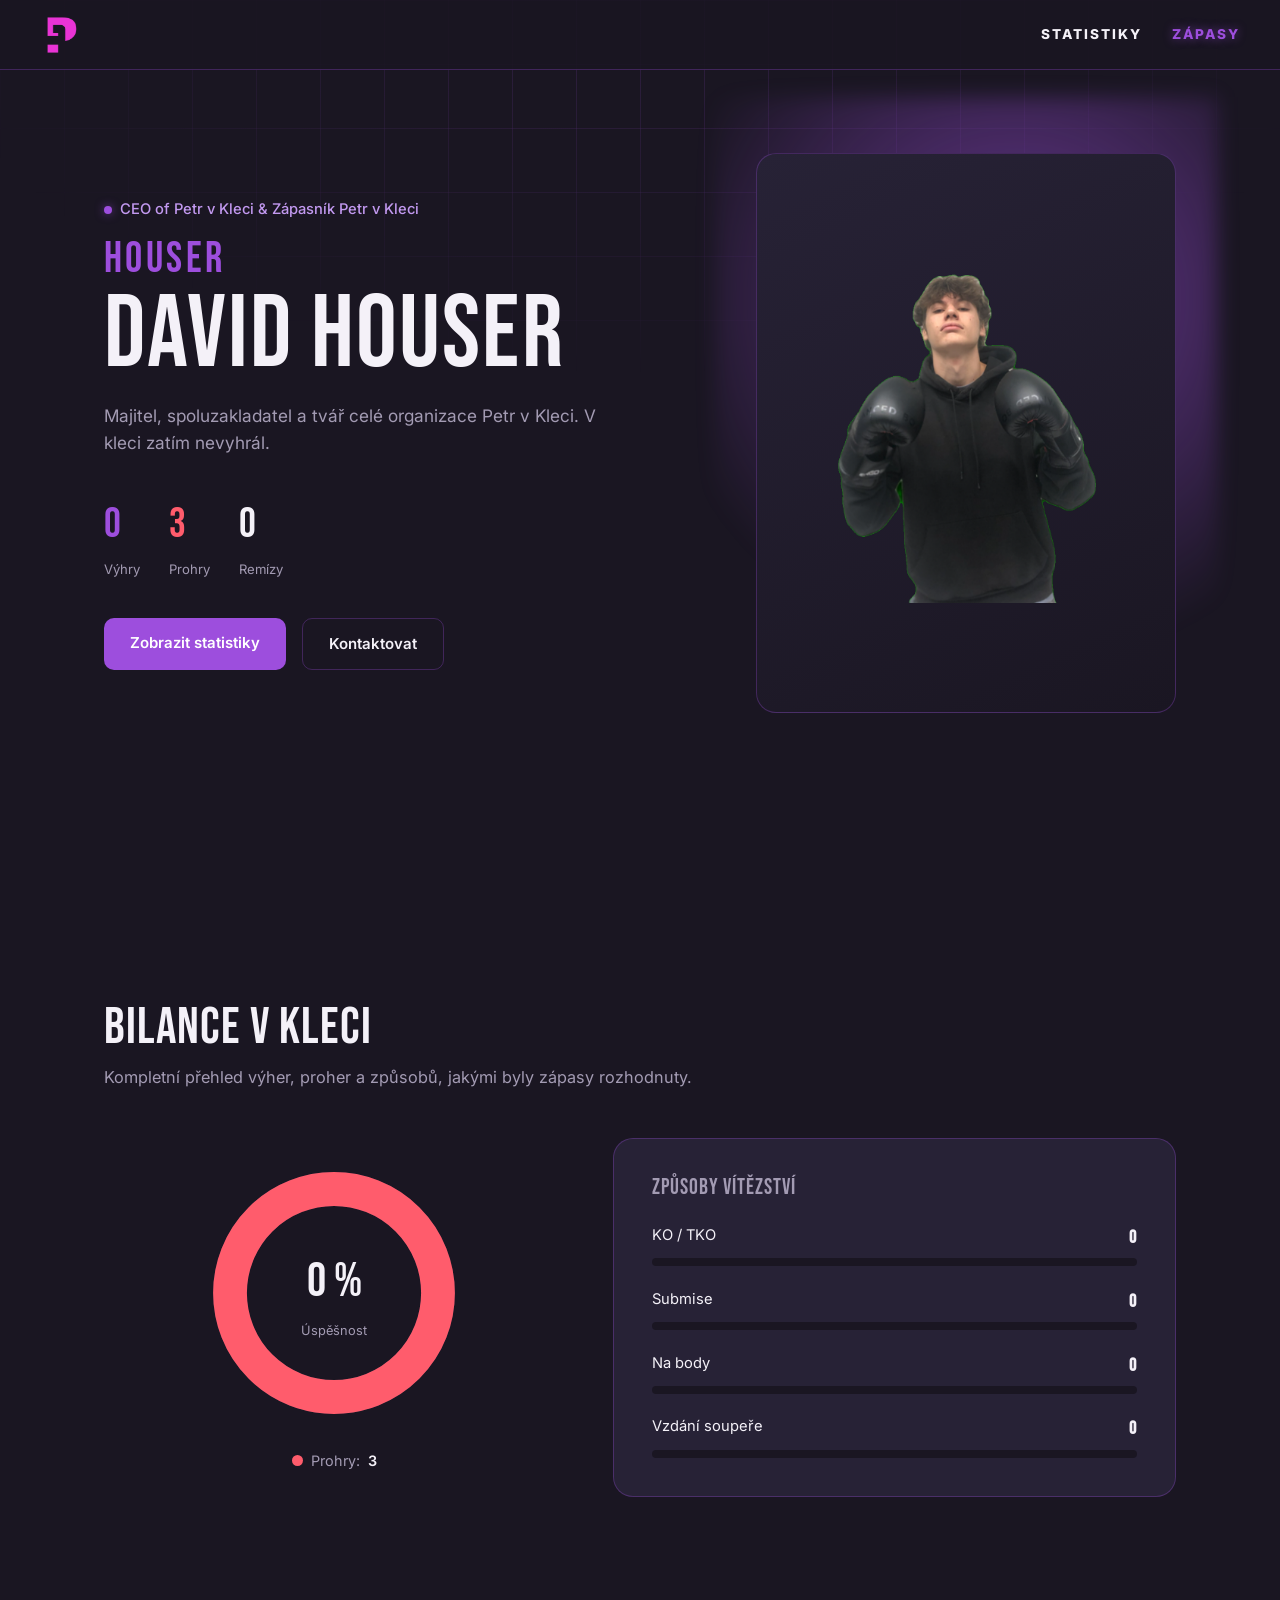
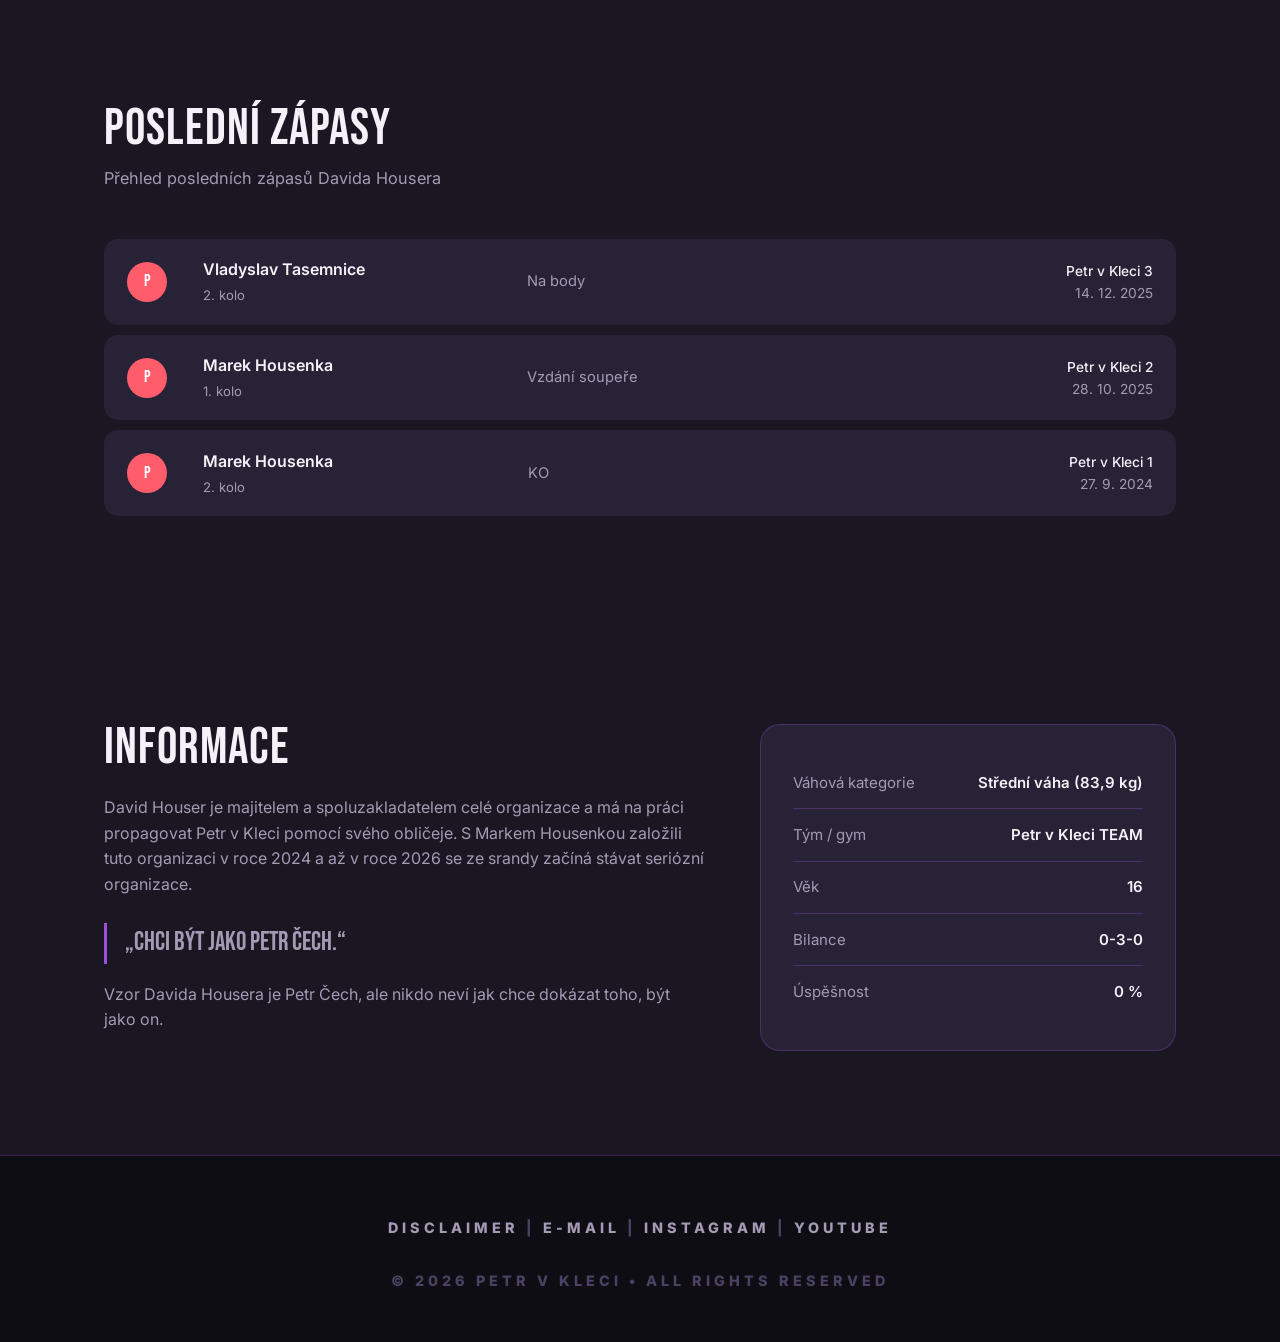
<file: zapasnici/houser/index.html>
<!DOCTYPE html>
<html lang="cs">
<head>
<meta charset="UTF-8">
<meta name="viewport" content="width=device-width, initial-scale=1.0">
<title>Houser | PVK</title>
<link rel="preconnect" href="https://fonts.googleapis.com">
<link rel="preconnect" href="https://fonts.gstatic.com" crossorigin>
<link href="https://fonts.googleapis.com/css2?family=Bebas+Neue&family=Inter:wght@400;500;600;700;800&display=swap" rel="stylesheet">
<link rel="stylesheet" href="../styles.css">
<link rel="icon" href="../../img/logo-transparent.png">
</head>
<body>

<div class="bg-pattern" aria-hidden="true"></div>

<nav>
    <div class="logo-container">
        <a href="../../#" class="logo-img" onerror="this.style.display='none'; document.getElementById('logo-text').style.display='block';">
            <img src="../../img/logo-transparent.png" alt="Petr v kleci Logo" class="logo-img" onerror="this.style.display='none'; document.getElementById('logo-text').style.display='block';">
        </a>
        <span id="logo-text">PETR V KLECI</span>
    </div>

    <div class="nav-links" id="navLinks">
        <a href="#stats">Statistiky</a>
        <a href="#fights">Zápasy</a>
    </div>

    <button class="nav-toggle" id="navToggle" aria-label="Otevřít menu" aria-expanded="false">
        <span></span><span></span><span></span>
    </button>
</nav>

<section class="hero" id="hero">
    <div class="wrap hero-anim">
        <div>
            <div class="hero-tag">CEO of Petr v Kleci & Zápasník Petr v Kleci</div>
            <h1>
                <span class="nick" id="heroNick">„Houser“</span>
                <span id="heroName">David Houser</span>
            </h1>
            <p class="hero-sub" id="heroSub">
                Majitel, spoluzakladatel a tvář celé organizace Petr v Kleci. V kleci zatím nevyhrál.
            </p>
            <div class="hero-record" id="heroRecord"></div>
            <div class="hero-actions">
                <a href="#stats" class="btn btn-primary">Zobrazit statistiky</a>
                <a href="mailto:houser@petrvkleci.fun" class="btn btn-ghost">Kontaktovat</a>
            </div>
        </div>
        <div class="hero-photo-wrap">
            <div class="hero-photo-glow" aria-hidden="true"></div>
            <div class="hero-photo" id="heroPhoto">
                <div class="hero-photo-placeholder" id="heroPhotoPlaceholder">
                    <img src="../../img/houser.png">
                </div>
            </div>
        </div>
    </div>
</section>

<section id="stats">
    <div class="wrap">
        <div class="section-head reveal">
            <h2>Bilance v kleci</h2>
            <p>Kompletní přehled výher, proher a způsobů, jakými byly zápasy rozhodnuty.</p>
        </div>
        <div class="stats-grid">
            <div class="donut-block reveal">
                <div class="donut-wrap">
                    <svg viewBox="0 0 200 200">
                        <circle cx="100" cy="100" r="80" stroke="var(--surface-hover)"></circle>
                        <g id="donutSegments"></g>
                    </svg>
                    <div class="donut-center">
                        <div class="rate" id="winRateNum">0 %</div>
                        <div class="rate-lbl">Úspěšnost</div>
                    </div>
                </div>
                <div class="legend" id="donutLegend"></div>
            </div>
            <div class="methods-panel panel reveal">
                <h3>Způsoby vítězství</h3>
                <div id="methodRows"></div>
            </div>
        </div>
    </div>
</section>

<section id="fights">
    <div class="wrap">
        <div class="section-head reveal">
            <h2>Poslední zápasy</h2>
            <p>Přehled posledních zápasů Davida Housera</p>
        </div>
        <div class="fight-list reveal" id="fightList"></div>
    </div>
</section>

<section id="about">
    <div class="wrap about-grid">
        <div class="about-text reveal">
            <div class="section-head" style="margin-bottom:1.4rem;">
                <h2>Informace</h2>
            </div>
            <p id="aboutP1">
                David Houser je majitelem a spoluzakladatelem celé organizace a má na práci propagovat Petr v Kleci pomocí svého obličeje. S Markem Housenkou založili tuto organizaci v roce 2024 a až v roce 2026 se ze srandy začíná stávat seriózní organizace.
            </p>
            <p class="about-quote" id="aboutQuote">„Chci být jako Petr Čech.“</p>
            <p id="aboutP2">
                Vzor Davida Housera je Petr Čech, ale nikdo neví jak chce dokázat toho, být jako on.
            </p>
        </div>
        <div class="facts panel reveal" id="factsPanel"></div>
    </div>
</section>

<footer class="footer" id="contact">
    <div class="footer-container">

        <div class="footer-contact">
            <a href="../../files/prohlaseni_petr_v_kleci.pdf" target="_blank">Disclaimer</a> |
            <a href="mailto:petrvkleci@petrvkleci.fun">E-Mail</a> |
            <a href="https://instagram.petrvkleci.fun" target="_blank">Instagram</a> |
            <a href="https://youtube.petrvkleci.fun" target="_blank">YouTube</a>
        </div>

        <div class="footer-bottom">
            <p>© 2026 PETR V KLECI • All rights reserved</p>
        </div>

    </div>
</footer>

<script src="script.js"></script>
</body>
</html>
</file>
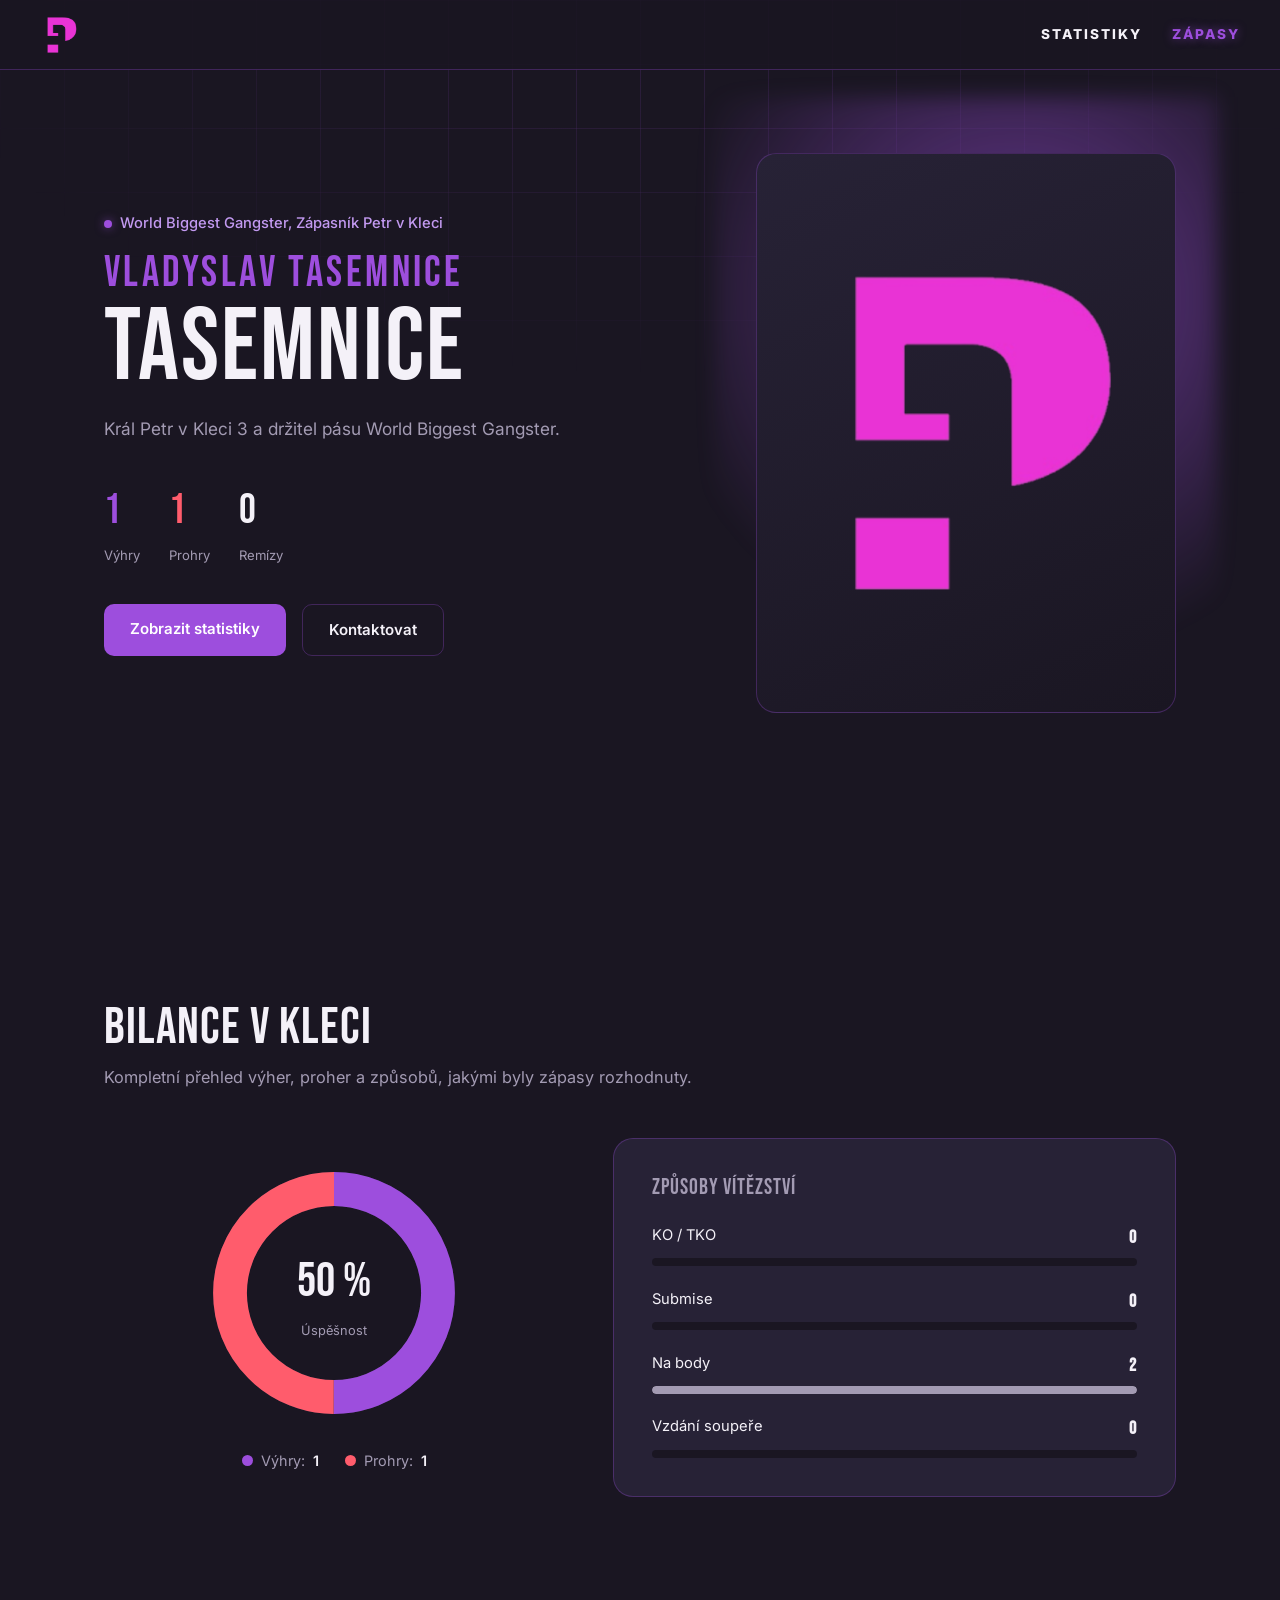
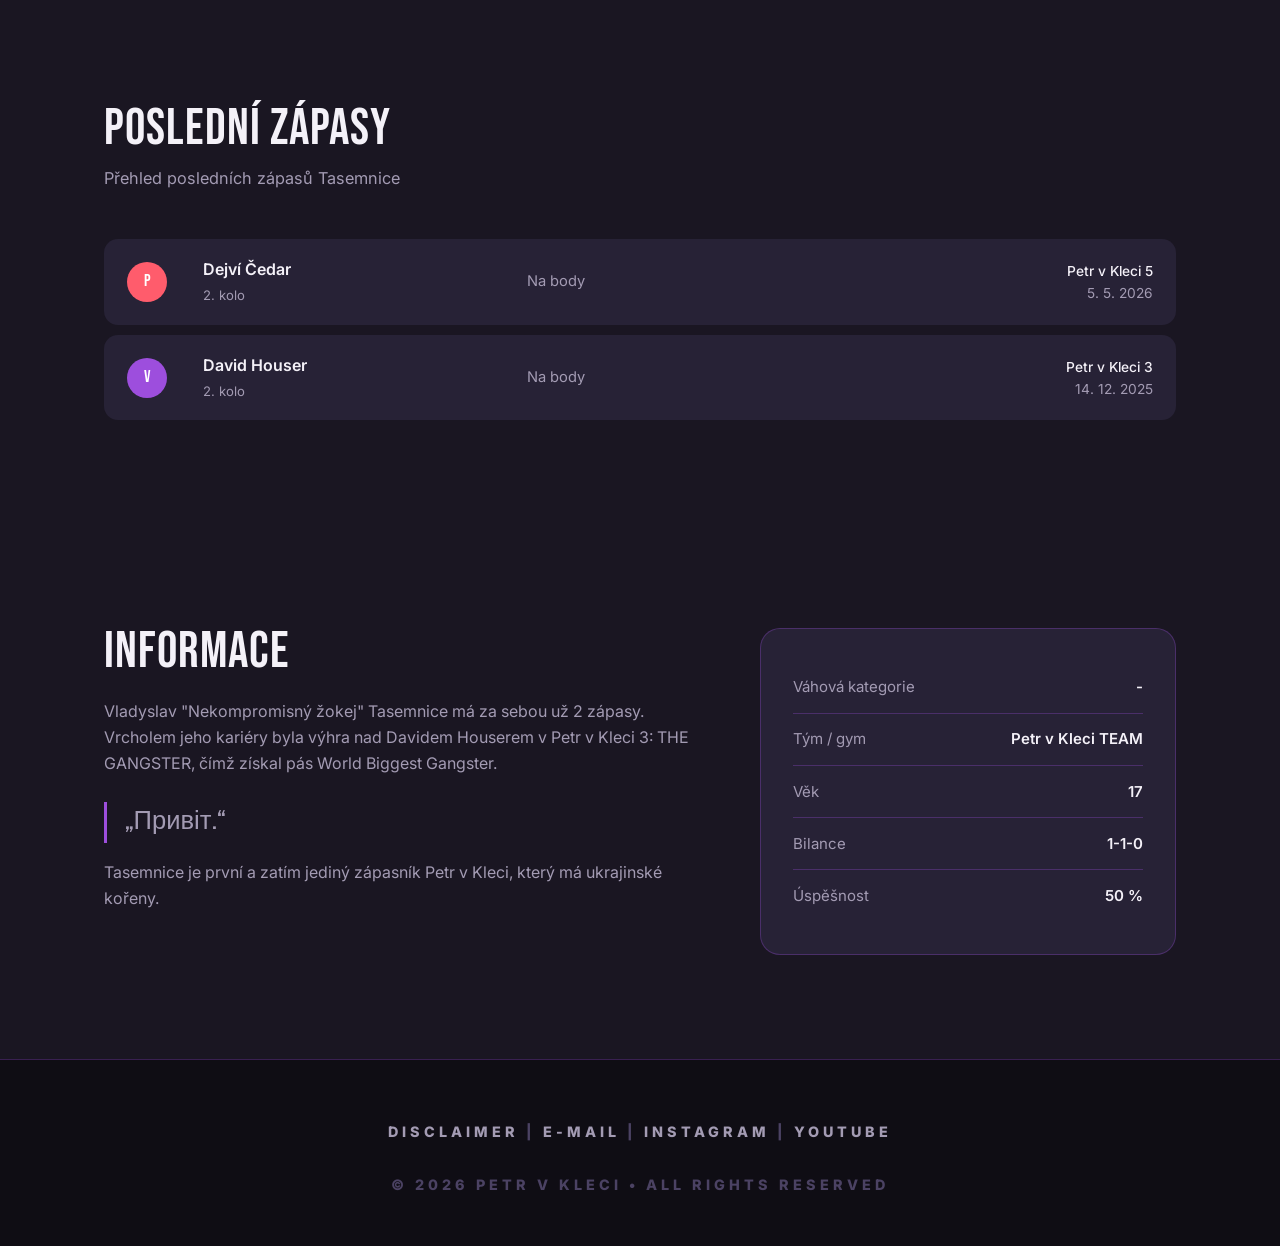
<file: zapasnici/tasemnice/index.html>
<!DOCTYPE html>
<html lang="cs">
<head>
<meta charset="UTF-8">
<meta name="viewport" content="width=device-width, initial-scale=1.0">
<title>Tasemnice | PVK</title>
<link rel="preconnect" href="https://fonts.googleapis.com">
<link rel="preconnect" href="https://fonts.gstatic.com" crossorigin>
<link href="https://fonts.googleapis.com/css2?family=Bebas+Neue&family=Inter:wght@400;500;600;700;800&display=swap" rel="stylesheet">
<link rel="stylesheet" href="../styles.css">
<link rel="icon" href="../../img/logo-transparent.png">
</head>
<body>

<div class="bg-pattern" aria-hidden="true"></div>

<nav>
    <div class="logo-container">
        <a href="../../#" class="logo-img" onerror="this.style.display='none'; document.getElementById('logo-text').style.display='block';">
            <img src="../../img/logo-transparent.png" alt="Petr v kleci Logo" class="logo-img" onerror="this.style.display='none'; document.getElementById('logo-text').style.display='block';">
        </a>
        <span id="logo-text">PETR V KLECI</span>
    </div>

    <div class="nav-links" id="navLinks">
        <a href="#stats">Statistiky</a>
        <a href="#fights">Zápasy</a>
    </div>

    <button class="nav-toggle" id="navToggle" aria-label="Otevřít menu" aria-expanded="false">
        <span></span><span></span><span></span>
    </button>
</nav>

<section class="hero" id="hero">
    <div class="wrap hero-anim">
        <div>
            <div class="hero-tag">World Biggest Gangster, Zápasník Petr v Kleci</div>
            <h1>
                <span class="nick" id="heroNick">„Tasemnice“</span>
                <span id="heroName">Vladyslav Nekompromisný Žokej</span>
            </h1>
            <p class="hero-sub" id="heroSub">
                Král Petr v Kleci 3 a držitel pásu World Biggest Gangster.
            </p>
            <div class="hero-record" id="heroRecord"></div>
            <div class="hero-actions">
                <a href="#stats" class="btn btn-primary">Zobrazit statistiky</a>
                <a href="mailto:tasemnice@petrvkleci.fun" class="btn btn-ghost">Kontaktovat</a>
            </div>
        </div>
        <div class="hero-photo-wrap">
            <div class="hero-photo-glow" aria-hidden="true"></div>
            <div class="hero-photo" id="heroPhoto">
                <div class="hero-photo-placeholder" id="heroPhotoPlaceholder">
                    <img src="../../img/tasemnice.png">
                </div>
            </div>
        </div>
    </div>
</section>

<section id="stats">
    <div class="wrap">
        <div class="section-head reveal">
            <h2>Bilance v kleci</h2>
            <p>Kompletní přehled výher, proher a způsobů, jakými byly zápasy rozhodnuty.</p>
        </div>
        <div class="stats-grid">
            <div class="donut-block reveal">
                <div class="donut-wrap">
                    <svg viewBox="0 0 200 200">
                        <circle cx="100" cy="100" r="80" stroke="var(--surface-hover)"></circle>
                        <g id="donutSegments"></g>
                    </svg>
                    <div class="donut-center">
                        <div class="rate" id="winRateNum">0 %</div>
                        <div class="rate-lbl">Úspěšnost</div>
                    </div>
                </div>
                <div class="legend" id="donutLegend"></div>
            </div>
            <div class="methods-panel panel reveal">
                <h3>Způsoby vítězství</h3>
                <div id="methodRows"></div>
            </div>
        </div>
    </div>
</section>

<section id="fights">
    <div class="wrap">
        <div class="section-head reveal">
            <h2>Poslední zápasy</h2>
            <p>Přehled posledních zápasů Tasemnice</p>
        </div>
        <div class="fight-list reveal" id="fightList"></div>
    </div>
</section>

<section id="about">
    <div class="wrap about-grid">
        <div class="about-text reveal">
            <div class="section-head" style="margin-bottom:1.4rem;">
                <h2>Informace</h2>
            </div>
            <p id="aboutP1">
                Vladyslav "Nekompromisný žokej" Tasemnice má za sebou už 2 zápasy. Vrcholem jeho kariéry byla výhra nad Davidem Houserem v Petr v Kleci 3: THE GANGSTER, čímž získal pás World Biggest Gangster.
            </p>
            <p class="about-quote" id="aboutQuote">„Привіт.“</p>
            <p id="aboutP2">
                Tasemnice je první a zatím jediný zápasník Petr v Kleci, který má ukrajinské kořeny. 
            </p>
        </div>
        <div class="facts panel reveal" id="factsPanel"></div>
    </div>
</section>

<footer class="footer" id="contact">
    <div class="footer-container">

        <div class="footer-contact">
            <a href="../../files/prohlaseni_petr_v_kleci.pdf" target="_blank">Disclaimer</a> |
            <a href="mailto:petrvkleci@petrvkleci.fun">E-Mail</a> |
            <a href="https://instagram.petrvkleci.fun" target="_blank">Instagram</a> |
            <a href="https://youtube.petrvkleci.fun" target="_blank">YouTube</a>
        </div>

        <div class="footer-bottom">
            <p>© 2026 PETR V KLECI • All rights reserved</p>
        </div>

    </div>
</footer>

<script src="script.js"></script>
</body>
</html>
</file>
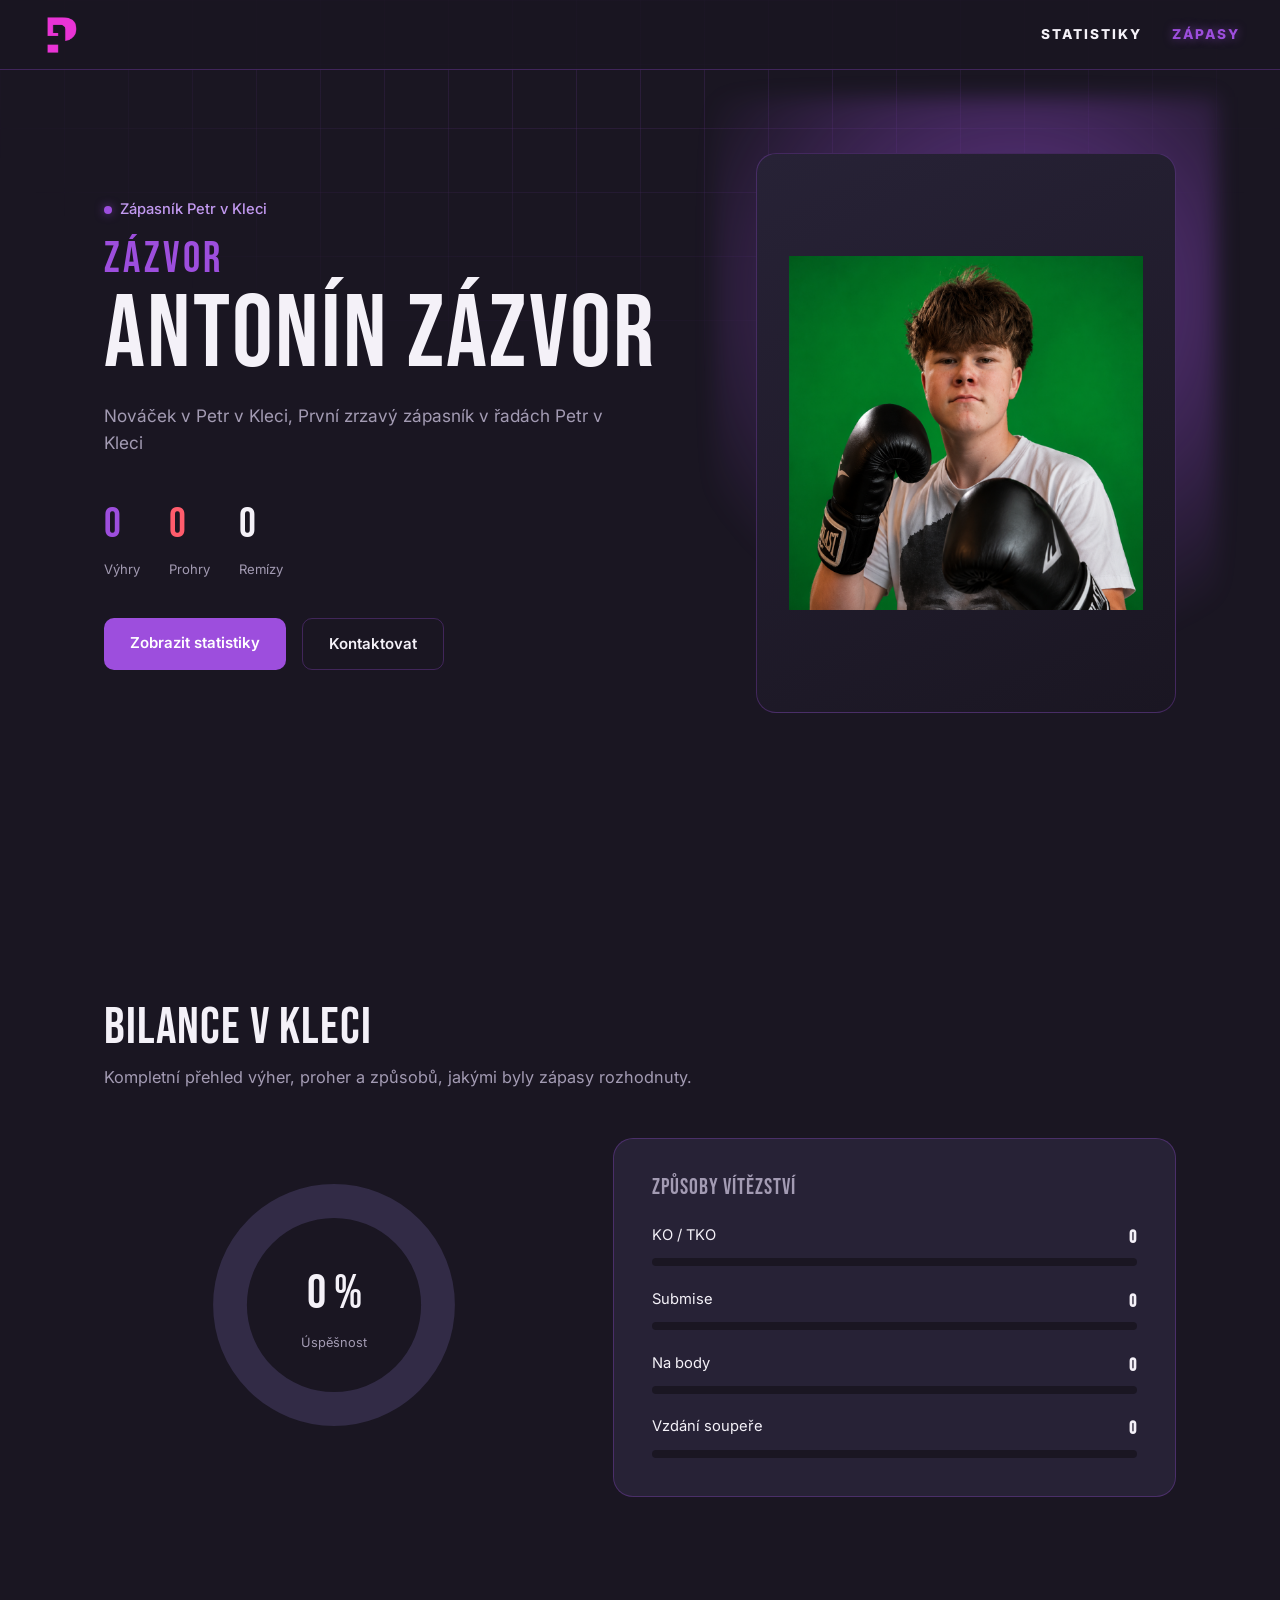
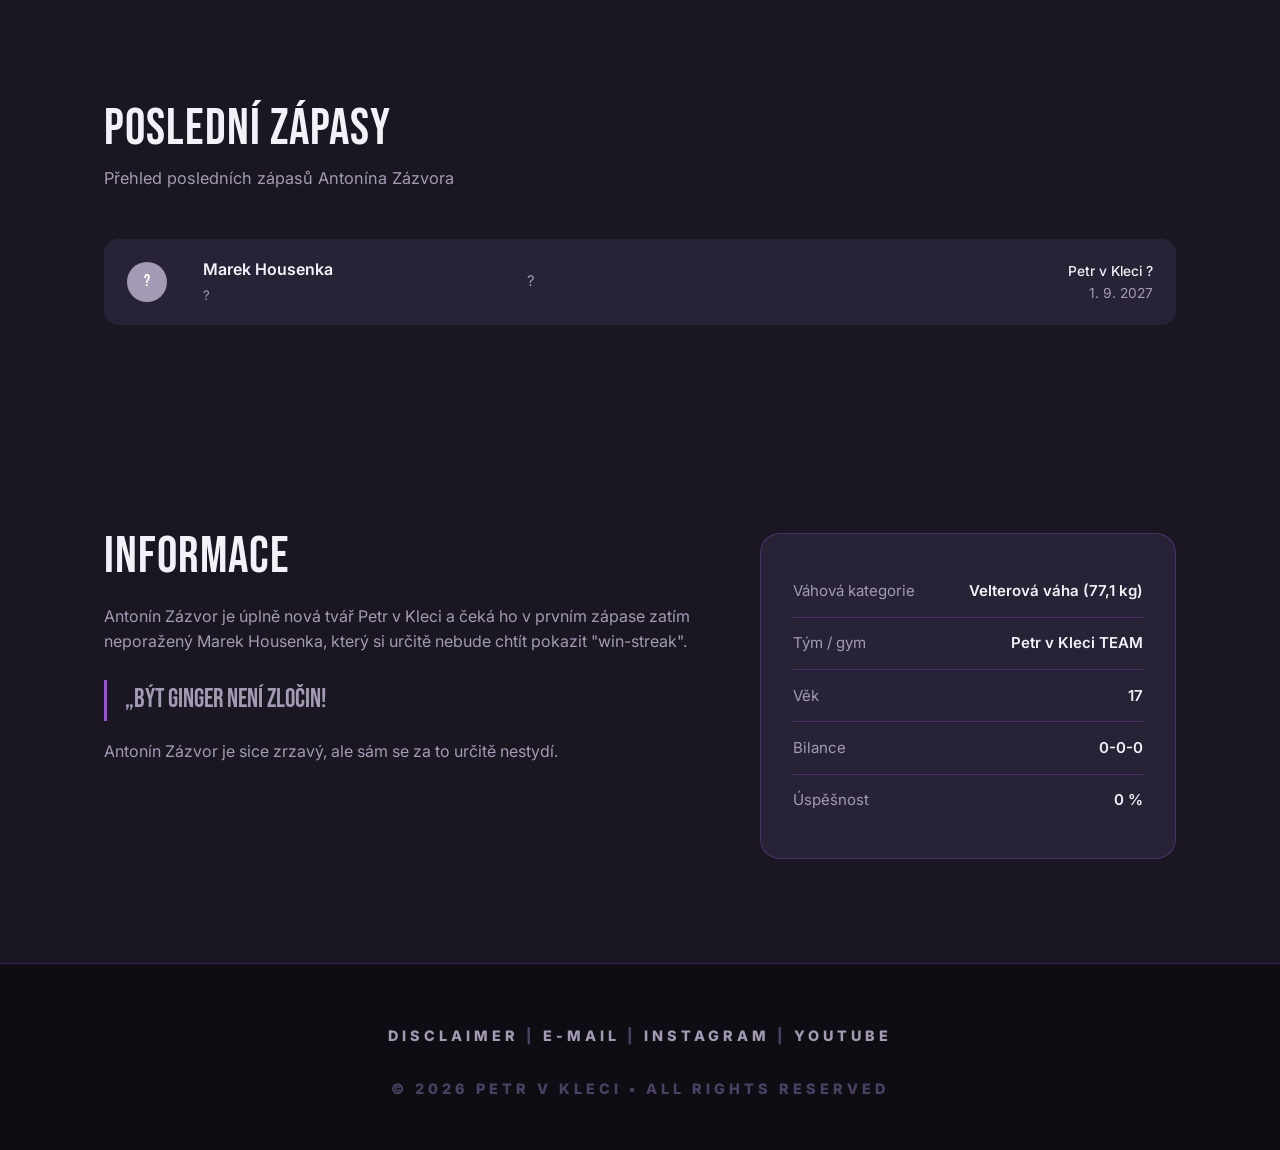
<file: zapasnici/zazvor/index.html>
<!DOCTYPE html>
<html lang="cs">
<head>
<meta charset="UTF-8">
<meta name="viewport" content="width=device-width, initial-scale=1.0">
<title>Zázvor | PVK</title>
<link rel="preconnect" href="https://fonts.googleapis.com">
<link rel="preconnect" href="https://fonts.gstatic.com" crossorigin>
<link href="https://fonts.googleapis.com/css2?family=Bebas+Neue&family=Inter:wght@400;500;600;700;800&display=swap" rel="stylesheet">
<link rel="stylesheet" href="../styles.css">
<link rel="icon" href="../../img/logo-transparent.png">
</head>
<body>

<div class="bg-pattern" aria-hidden="true"></div>

<nav>
    <div class="logo-container">
        <a href="../../#" class="logo-img" onerror="this.style.display='none'; document.getElementById('logo-text').style.display='block';">
            <img src="../../img/logo-transparent.png" alt="Petr v kleci Logo" class="logo-img" onerror="this.style.display='none'; document.getElementById('logo-text').style.display='block';">
        </a>
        <span id="logo-text">PETR V KLECI</span>
    </div>

    <div class="nav-links" id="navLinks">
        <a href="#stats">Statistiky</a>
        <a href="#fights">Zápasy</a>
    </div>

    <button class="nav-toggle" id="navToggle" aria-label="Otevřít menu" aria-expanded="false">
        <span></span><span></span><span></span>
    </button>
</nav>

<section class="hero" id="hero">
    <div class="wrap hero-anim">
        <div>
            <div class="hero-tag">Zápasník Petr v Kleci</div>
            <h1>
                <span class="nick" id="heroNick">„Zázvor“</span>
                <span id="heroName">Antonín Zázvor</span>
            </h1>
            <p class="hero-sub" id="heroSub">
                Nováček v Petr v Kleci, První zrzavý zápasník v řadách Petr v Kleci
            </p>
            <div class="hero-record" id="heroRecord"></div>
            <div class="hero-actions">
                <a href="#stats" class="btn btn-primary">Zobrazit statistiky</a>
                <a href="mailto:zazvor@petrvkleci.fun" class="btn btn-ghost">Kontaktovat</a>
            </div>
        </div>
        <div class="hero-photo-wrap">
            <div class="hero-photo-glow" aria-hidden="true"></div>
            <div class="hero-photo" id="heroPhoto">
                <div class="hero-photo-placeholder" id="heroPhotoPlaceholder">
                    <img src="../../img/zazvor.png">
                </div>
            </div>
        </div>
    </div>
</section>

<section id="stats">
    <div class="wrap">
        <div class="section-head reveal">
            <h2>Bilance v kleci</h2>
            <p>Kompletní přehled výher, proher a způsobů, jakými byly zápasy rozhodnuty.</p>
        </div>
        <div class="stats-grid">
            <div class="donut-block reveal">
                <div class="donut-wrap">
                    <svg viewBox="0 0 200 200">
                        <circle cx="100" cy="100" r="80" stroke="var(--surface-hover)"></circle>
                        <g id="donutSegments"></g>
                    </svg>
                    <div class="donut-center">
                        <div class="rate" id="winRateNum">0 %</div>
                        <div class="rate-lbl">Úspěšnost</div>
                    </div>
                </div>
                <div class="legend" id="donutLegend"></div>
            </div>
            <div class="methods-panel panel reveal">
                <h3>Způsoby vítězství</h3>
                <div id="methodRows"></div>
            </div>
        </div>
    </div>
</section>

<section id="fights">
    <div class="wrap">
        <div class="section-head reveal">
            <h2>Poslední zápasy</h2>
            <p>Přehled posledních zápasů Antonína Zázvora</p>
        </div>
        <div class="fight-list reveal" id="fightList"></div>
    </div>
</section>

<section id="about">
    <div class="wrap about-grid">
        <div class="about-text reveal">
            <div class="section-head" style="margin-bottom:1.4rem;">
                <h2>Informace</h2>
            </div>
            <p id="aboutP1">
                Antonín Zázvor je úplně nová tvář Petr v Kleci a čeká ho v prvním zápase zatím neporažený Marek Housenka, který si určitě nebude chtít pokazit "win-streak".
            </p>
            <p class="about-quote" id="aboutQuote">„Být ginger není zločin!</p>
            <p id="aboutP2">
                Antonín Zázvor je sice zrzavý, ale sám se za to určitě nestydí.
            </p>
        </div>
        <div class="facts panel reveal" id="factsPanel"></div>
    </div>
</section>

<footer class="footer" id="contact">
    <div class="footer-container">

        <div class="footer-contact">
            <a href="../../files/prohlaseni_petr_v_kleci.pdf" target="_blank">Disclaimer</a> |
            <a href="mailto:petrvkleci@petrvkleci.fun">E-Mail</a> |
            <a href="https://instagram.petrvkleci.fun" target="_blank">Instagram</a> |
            <a href="https://youtube.petrvkleci.fun" target="_blank">YouTube</a>
        </div>

        <div class="footer-bottom">
            <p>© 2026 PETR V KLECI • All rights reserved</p>
        </div>

    </div>
</footer>

<script src="script.js"></script>
</body>
</html>
</file>
<file: styles.css>
:root {
    --bg-color: #1a1622; 
    --surface-color: #272236; 
    --surface-hover: #322b46; 
    --text-main: #f4f1f8;
    --text-muted: #a39bb3;
    --accent: #9d4edd; 
    --accent-glow: rgba(157, 78, 221, 0.6);
    --glass-border: rgba(157, 78, 221, 0.3);
    --nav-height: 70px; 
}

::-webkit-scrollbar {
    width: 8px;
}
::-webkit-scrollbar-track { background: var(--bg-color); }
::-webkit-scrollbar-thumb { background: var(--accent); border-radius: 4px; }

* {
    margin: 0;
    padding: 0;
    box-sizing: border-box;
    scroll-behavior: smooth;
}

html,
body {
    width: 100%;
    overflow-x: hidden;
}

body {
    background-color: var(--bg-color);
    color: var(--text-main);
    font-family: 'Inter', sans-serif;
    position: relative;
}

.cyber-grid {
    position: fixed;
    top: 0; left: 0; width: 100vw; height: 100vh;
    background-size: 50px 50px;
    z-index: -1;
    transform: perspective(1000px) rotateX(60deg) translateY(-100px) translateZ(-200px);
    animation: gridMove 20s linear infinite;
    opacity: 0.5;
}

@keyframes gridMove {
    0% { transform: perspective(1000px) rotateX(60deg) translateY(0) translateZ(-200px); }
    100% { transform: perspective(1000px) rotateX(60deg) translateY(50px) translateZ(-200px); }
}

article {
    scroll-margin-top: calc(var(--nav-height) + 20px);
    position: relative;
    z-index: 10;
}

.scroll-progress {
    position: fixed;
    top: 0; left: 0; height: 3px;
    background: var(--accent);
    width: 0%;
    z-index: 2000;
    box-shadow: 0 0 15px var(--accent-glow);
}

nav {
    position: fixed;
    top: 0; width: 100%; height: var(--nav-height);
    padding: 0 40px;
    display: flex; justify-content: space-between; align-items: center;
    background: rgba(26, 22, 34, 0.9);
    z-index: 1000;
    border-bottom: 1px solid var(--glass-border);
}

.logo-container { height: 40px; }
.logo-img { height: 100%; width: auto; object-fit: contain; }

.nav-links { display: flex; gap: 30px; }
.nav-links a {
    color: var(--text-main); text-decoration: none; font-weight: 800;
    font-size: 0.85rem; letter-spacing: 2px; text-transform: uppercase;
    position: relative; padding: 5px 0; transition: color 0.3s;
}
.nav-links a:hover { color: var(--accent); text-shadow: 0 0 10px var(--accent-glow); }

main a {
    text-decoration: none;
}

.hero {
    position: relative;
    height: calc(100vh - var(--nav-height));
    margin-top: var(--nav-height); 
    overflow: hidden;
    margin-bottom: 80px;
    display: flex;
    justify-content: center;
    align-items: center;
    text-align: center;
    background-image: url("img/background.png");
    background-size: cover;
    background-position: center;
    background-repeat: no-repeat;
}

.hero::before {
    content: "";
    position: absolute;
    inset: 0;
    background: linear-gradient(
        to bottom,
        rgba(0,0,0,0.4),
        rgba(0,0,0,0.25)
    );
    z-index: 1;
}

.hero-video {
    position: absolute;
    top: 0;
    left: 0;
    width: 100%;
    height: 100%;
    object-fit: cover;
    opacity: 1;
    z-index: 0;
}

.hero-overlay {
    position: absolute;
    inset: 0;
    background: linear-gradient(
        to bottom,
        rgba(0,0,0,.55),
        rgba(0,0,0,.75)
    );
    z-index: 2;
    display: flex;
    justify-content: center;
    align-items: center;
}

.cdown {
    padding: 88px 40px;
    text-align: center;
    position: relative;
    overflow: hidden;
    margin-top: 40px;
}

.cdown-event {
    font-family: 'Bebas Neue', sans-serif;
    font-size: 4em;
    letter-spacing: .03em;
    margin-bottom: 56px;
    line-height: 1;
}

.cdown-grid {
    display: flex;
    flex-wrap: wrap;
    justify-content: center;
    margin-bottom: 50px;
}

.cunit { padding: 0 44px;}
.cunit:last-child { border-right: none; }

.cunit-n {
    font-family: 'Bebas Neue', sans-serif;
    font-size: clamp(2rem, 8vw, 6rem);
    font-weight: 900;
    color: #fff;
    letter-spacing: 2px;
    text-shadow:
        0 0 10px rgba(157,78,221,.6),
        0 0 25px rgba(157,78,221,.4);
}

.cunit-l {
    font-size: .6rem;
    letter-spacing: .3em;
    text-transform: uppercase;
    color: var(--text-muted);
    margin-top: 6px;
    display: block;
}

.cdown-date {
    font-size: .82rem;
    letter-spacing: .28em;
    color: var(--text-muted);
}

.fight-card {
    max-width: 1400px;
    margin: 0 auto;
    padding: 0 30px 120px;
    position: relative;
}

.fight-card::before {
    content: "";
    position: absolute;
    width: 300px;
    height: 300px;
    background: var(--accent);
    opacity: .08;
    filter: blur(120px);
    top: 120px;
    left: -100px;
}

.fight-card::after {
    content: "";
    position: absolute;
    width: 300px;
    height: 300px;
    background: #ff4444;
    opacity: .06;
    filter: blur(120px);
    right: -100px;
    top: 200px;
}

.fight {
    position: relative;
    display: grid;
    grid-template-columns: 1fr 450px 1fr;
    align-items: center;
    background: linear-gradient(
        135deg,
        rgba(157,78,221,.08),
        rgba(0,0,0,0)
    );
    border: 1px solid var(--glass-border);
    border-radius: 20px;
    overflow: hidden;
    min-height: 600px;
}

.fight::before {
    content: "";
    position: absolute;
    inset: 0;
    background: radial-gradient(
        circle at center,
        rgba(157,78,221,.15),
        transparent 70%
    );
    pointer-events: none;
}

.fight::after {
    content: "VS";
    position: absolute;
    left: 50%;
    top: 50%;
    transform: translate(-50%, -50%);
    font-family: 'Bebas Neue', sans-serif;
    font-size: 10rem;
    color: rgba(255,255,255,.04);
    z-index: 1;
}

.fighter {
    position: relative;
    z-index: 2;
    text-align: center;
    padding: 40px;
}

.fighter img {
    width: 100%;
    max-width: 380px;
    min-width: 100px;
    transition: .4s;
    filter: drop-shadow(0 0 30px rgba(157,78,221,.4));
    border-radius: 5px;
}

.fighter:hover img {
    transform: scale(1.05);
}

.fighter h2 {
    margin-top: 15px;
    font-family: 'Bebas Neue', sans-serif;
    font-size: 3rem;
    letter-spacing: 3px;
}

.fighter-left h2 {
    color: white;
}

.fight-info {
    position: relative;
    z-index: 2;
    display: flex;
    flex-direction: column;
    gap: 20px;
}

.stat-row {
    display: grid;
    grid-template-columns: 1fr 1fr;
    grid-template-rows: auto auto;
    align-items: center;
    padding: 20px 55px;
    background: rgba(255,255,255,.03);
    border: 1px solid rgba(255,255,255,.05);
    gap: 10px 20px;
    border-radius: 5px;
}

.stat-row span {
    grid-column: 1 / -1;
    text-align: center;
    color: var(--accent);
    font-size: .75rem;
    font-weight: 800;
    letter-spacing: 3px;
    text-transform: uppercase;
}

.stat-row h3 {
    font-family: 'Bebas Neue', sans-serif;
    font-size: 2rem;
    letter-spacing: 2px;
    margin: 0;
}

.stat-row h3:first-of-type {
    justify-self: start;
    text-align: left;
}

.stat-row h3:last-of-type {
    justify-self: end;
    text-align: right;
}

.fight-label {
    position: absolute;
    left: 50%;
    bottom: 50px;    
    transform: translateX(-50%);
    font-size: .95rem;
    font-weight: 900;
    letter-spacing: 4px;
    color: var(--accent);
    text-transform: uppercase;
    opacity: .9;
}

.rules {
    position: absolute;
    left: 50%;
    bottom: 18px;
    transform: translateX(-50%);

    padding: 8px 22px;
    font-weight: 900;
    font-size: .75rem;
    letter-spacing: 4px;
    text-transform: uppercase;

    color: #fff;


    z-index: 5;
    white-space: nowrap;
}

.live {
    color: #ff5050;
    text-shadow:
        0 0 5px #ff0000,
        0 0 10px #ff8b8b,
        0 0 20px #ff0000,
        0 0 40px #ff8b8b;
    animation: pulselive 1.5s infinite ease-in-out;
}

@keyframes pulselive {
    0%, 100% {
        text-shadow:
            0 0 5px #ff8b8b,
            0 0 10px #ff0000,
            0 0 20px #ff8b8b,
            0 0 40px #ff0000;
    }
    50% {
        text-shadow:
            0 0 10px #ff0000,
            0 0 20px #ff8b8b,
            0 0 40px #ff0000,
            0 0 80px #ff8b8b;
    }
}

footer {
    text-align: center;
    padding: 50px;
    background: #0f0d14;
    border-top: 1px solid var(--glass-border);
    color: #4b4263;
    font-size: 0.9rem;
    letter-spacing: 4px;
    text-transform: uppercase;
    font-weight: 800;
}

.footer-container {
    display: flex;
    flex-direction: column;
}

.footer-contact {
    margin: 10px 0 30px 0;
}

.footer-contact a {
    text-decoration: none;
    transition: .3s;
    color: var(--text-muted);
}

.footer-contact a:hover {
    text-shadow: 0 0 10px var(--accent-glow);
    color: var(--accent);
}

/* RESPONSIVITA (TABLETY) */
@media (min-width: 768px) and (max-width: 1024px) {
    nav {
        padding: 0 25px;
    }

    .nav-links {
        gap: 20px;
        font-size: 0.8rem;
    }

    .hero {
        height: calc(85vh - var(--nav-height));
    }

    .cdown {
        padding: 70px 25px;
    }

    .cdown-event {
        font-size: 3.2rem;
    }

    .cunit-n {
        font-size: 4rem;
    }

    .fight {
        grid-template-columns: 1fr 1.2fr 1fr;
        min-height: 500px;
        padding: 20px;
    }

    .fighter img {
        max-width: 260px;
    }

    .fighter h2 {
        font-size: 2.2rem;
    }

    .stat-row {
        padding: 18px 25px;
    }

    .stat-row h3 {
        font-size: 1.6rem;
    }

    .fight::after {
        font-size: 7rem;
    }

    .fight-label {
        font-size: 0.75rem;
        bottom: 30px;
    }

    .fight-card {
        padding: 0 20px 100px;
    }

    .footer-container {
        padding: 20px;
    }
}

/* RESPONSIVITA (MOBILY) */
@media (max-width: 1024px) {
    .nav-links {
        display: none;
    }

    nav {
        padding: 0 20px;
    }

    .cyber-grid {
        display: none;
    }

    .hero {
        height: auto;
        min-height: 85vh;
    }

    .cdown {
        padding: 10px 15px;
        width: 100%;
    }

    .cdown-grid {
        display: flex;
        justify-content: center;
        gap: 0px;
        flex-wrap: nowrap;
        margin-bottom: 25px;
    }

    .cunit {
        padding: 0 10px;
    }

    .cunit:last-child {
        border-right: none;
    }

    .cunit-n {
        font-size: clamp(1.8rem, 7vw, 3rem);
        line-height: 1;
    }

    .cunit-l {
        font-size: 0.6rem;
        letter-spacing: 0.08em;
        margin-top: 8px;
    }

    .cdown-date {
        font-size: 0.8rem;
        letter-spacing: 0.15em;
        padding: 0 10px;
    }
}

@media (max-width: 768px) {
    .hero-video {
        display: none;
    }

    .hero-overlay {
        padding: 15px;
    }

    .cdown {
        padding: 60px 15px;
    }

    .cdown-event {
        font-size: 2.8rem;
        margin-bottom: 25px;
    }

    .cdown-grid {
        gap: 6px;
        margin-bottom: 20px;
    }

    .cunit-n {
        font-size: 3rem;
    }

    .cunit-l {
        font-size: 0.7rem;
        letter-spacing: 0.1em;
    }

    .cdown-date {
        font-size: 0.95rem;
    }

    nav {
        padding: 0 15px;
    }

    .fight {
        display: grid;
        grid-template-columns: 1fr 1fr;
        grid-template-areas:
            "left right"
            "info info";
        gap: 8px;
        padding: 10px;
        align-items: start;
    }

    .fighter {
        padding: 0;
    }

    .fighter img {
        max-width: 190px;
        width: 100%;
        margin: 30px auto;
        display: block;
    }

    .fighter h2 {
        font-size: 1.35rem;
        margin-top: 6px;
        line-height: 1.1;
    }

    .fight-info {
        grid-area: info;
        margin: 0;
        padding: 0;
        gap: 6px;
    }

    .stat-row {
        padding: 8px 10px;
        margin: 0;
    }

    .stat-row span {
        font-size: 0.6rem;
        letter-spacing: 1px;
    }

    .stat-row h3 {
        font-size: 0.95rem;
    }

    .stat-row h3:first-of-type {
        padding-left: 8px;
    }

    .stat-row h3:last-of-type {
        padding-right: 8px;
    }

    .fight::after {
        font-size: 3rem;
        opacity: 0.03;
    }

    .fight-label {
        display: none;
    }

    footer {
        padding: 25px 15px;
        font-size: 0.8rem;
    }

    .footer-container {
        text-align: center;
        gap: 10px;
    }

    .footer-contact {
        margin: 0 0 10px 0;
        font-size: 0.85rem;
    }

    .footer-bottom {
        font-size: 0.7rem;
        opacity: 0.75;
    }
}
</file>
<file: media/styles.css>
:root {
    --bg-color: #1a1622;
    --surface-color: #272236;
    --surface-hover: #322b46;
    --text-main: #f4f1f8;
    --text-muted: #a39bb3;
    --accent: #9d4edd;
    --accent-glow: rgba(157, 78, 221, 0.6);
    --glass-border: rgba(157, 78, 221, 0.3);
    --nav-height: 70px;

    --accent-warn: #ff5c6c;
    --accent-soft: #c299f0;

    --radius-lg: 20px;
    --radius-md: 14px;
    --radius-sm: 10px;
    --container: 1120px;
}

* { margin: 0; padding: 0; box-sizing: border-box; }
html { scroll-behavior: smooth; }

body {
    background: var(--bg-color);
    color: var(--text-main);
    font-family: 'Inter', system-ui, -apple-system, sans-serif;
    line-height: 1.6;
    overflow-x: hidden;
}

img { max-width: 100%; display: block; }
a { color: inherit; text-decoration: none; }

.wrap { max-width: var(--container); margin: 0 auto; padding: 0 24px; }

h1, h2, h3, .display {
    font-family: 'Bebas Neue', 'Arial Narrow', sans-serif;
    font-weight: 400;
    letter-spacing: 0.02em;
    line-height: 0.95;
}

::selection { background: var(--accent); color: #fff; }
:focus-visible { outline: 2px solid var(--accent-soft); outline-offset: 3px; }

.bg-pattern {
    position: fixed; inset: 0; z-index: 0; pointer-events: none; opacity: 0.5;
    background-image:
        linear-gradient(var(--glass-border) 1px, transparent 1px),
        linear-gradient(90deg, var(--glass-border) 1px, transparent 1px);
    background-size: 64px 64px;
    -webkit-mask-image: radial-gradient(ellipse 80% 60% at 50% 0%, #000 10%, transparent 70%);
            mask-image: radial-gradient(ellipse 80% 60% at 50% 0%, #000 10%, transparent 70%);
}

.panel {
    background: var(--surface-color);
    border: 1px solid var(--glass-border);
    border-radius: var(--radius-lg);
}

.btn {
    padding: 13px 26px;
    font-weight: 600;
    font-size: 0.94rem;
    border-radius: var(--radius-sm);
    transition: box-shadow 0.25s ease, transform 0.15s ease, background 0.2s ease;
    display: inline-block;
}
.btn-primary { background: var(--accent); color: #fff; }
.btn-primary:hover { box-shadow: 0 0 26px var(--accent-glow); transform: translateY(-2px); }
.btn-ghost { background: transparent; border: 1px solid var(--glass-border); color: var(--text-main); }
.btn-ghost:hover { background: var(--surface-hover); border-color: var(--accent); }

.reveal { opacity: 0; transform: translateY(18px); transition: opacity 0.7s ease, transform 0.7s ease; }
.reveal.in { opacity: 1; transform: translateY(0); }

@media (prefers-reduced-motion: reduce) {
    html { scroll-behavior: auto; }
    .reveal { opacity: 1 !important; transform: none !important; transition: none !important; }
}

nav {
    position: fixed;
    top: 0; width: 100%; height: var(--nav-height);
    padding: 0 40px;
    display: flex; justify-content: space-between; align-items: center;
    background: rgba(26, 22, 34, 0.9);
    z-index: 1000;
    border-bottom: 1px solid var(--glass-border);
}

.logo-container { height: 40px; }
.logo-img { height: 100%; width: auto; object-fit: contain; }

.nav-links { display: flex; gap: 30px; }
.nav-links a {
    color: var(--text-main); text-decoration: none; font-weight: 800;
    font-size: 0.85rem; letter-spacing: 2px; text-transform: uppercase;
    position: relative; padding: 5px 0; transition: color 0.3s;
}
.nav-links a:hover { color: var(--accent); text-shadow: 0 0 10px var(--accent-glow); }

.nav-links a.active { color: var(--accent); text-shadow: 0 0 10px var(--accent-glow); }
#logo-text { display: none; font-family: 'Bebas Neue', sans-serif; font-size: 1.4rem; letter-spacing: 0.06em; color: var(--text-main); }

.nav-toggle { display: none; flex-direction: column; gap: 5px; background: none; border: none; cursor: pointer; padding: 8px; }
.nav-toggle span { width: 24px; height: 2px; background: var(--text-main); display: block; }

@media (max-width: 700px) {
    .nav-links { display: none; }
    .nav-links.open {
        display: flex; position: fixed; top: var(--nav-height); left: 0; right: 0; bottom: 0;
        background: var(--bg-color); flex-direction: column; align-items: flex-start;
        padding: 2.5rem 24px; gap: 1.6rem; z-index: 999;
    }
    .nav-links.open a { font-size: 1.3rem; }
    .nav-toggle { display: flex; }
}

main { position: relative; z-index: 1; padding-top: var(--nav-height); }

.hub-hero { padding: 5rem 0 3rem; }
.hub-hero .hero-tag {
    display: inline-flex; align-items: center; gap: 8px;
    color: var(--accent-soft); font-size: 0.92rem; font-weight: 500; margin-bottom: 1rem;
}
.hub-hero .hero-tag::before {
    content: ''; width: 8px; height: 8px; border-radius: 50%;
    background: var(--accent); box-shadow: 0 0 10px var(--accent-glow); display: inline-block;
}
.hub-hero h1 { font-size: clamp(2.6rem, 6vw, 4.4rem); text-transform: uppercase; }
.hub-hero .lead { color: var(--text-muted); max-width: 62ch; margin-top: 1rem; font-size: 1.05rem; }

.about-note {
    margin-top: 2rem;
    padding: 1.4rem 1.6rem;
    max-width: 70ch;
}
.about-note p { color: var(--text-muted); font-size: 0.92rem; }
.about-note p + p { margin-top: 0.6rem; }
.about-note b { color: var(--text-main); }

.filter-bar { display: flex; gap: 10px; flex-wrap: wrap; margin: 2.6rem 0 2.2rem; }
.filter-chip {
    padding: 8px 18px;
    font-size: 0.85rem;
    font-weight: 600;
    background: var(--surface-color);
    border: 1px solid var(--glass-border);
    border-radius: 999px;
    color: var(--text-muted);
    cursor: pointer;
    transition: all 0.2s ease;
}
.filter-chip:hover { color: var(--text-main); border-color: var(--accent); }
.filter-chip.active { background: var(--accent); border-color: var(--accent); color: #fff; }

.articles-grid {
    display: grid;
    grid-template-columns: repeat(auto-fill, minmax(300px, 1fr));
    gap: 1.4rem;
    padding-bottom: 6rem;
}

.article-card {
    display: block;
    padding: 1.7rem;
    background: var(--surface-color);
    border: 1px solid var(--glass-border);
    border-radius: var(--radius-lg);
    transition: transform 0.2s ease, border-color 0.2s ease, background 0.2s ease;
}
.article-card:hover { transform: translateY(-4px); border-color: var(--accent); background: var(--surface-hover); }

.article-card-img {
    width: 100%; aspect-ratio: 16 / 10; object-fit: cover;
    border-radius: var(--radius-md); margin-bottom: 1.2rem;
}

.article-meta { display: flex; align-items: center; gap: 10px; margin-bottom: 0.9rem; }
.article-tag {
    font-size: 0.72rem; font-weight: 700; letter-spacing: 0.05em; text-transform: uppercase;
    color: var(--accent-soft); background: rgba(157, 78, 221, 0.14);
    padding: 4px 10px; border-radius: 999px;
}
.article-date { font-size: 0.8rem; color: var(--text-muted); }

.article-card h2 { font-size: 1.55rem; text-transform: none; letter-spacing: 0; margin-bottom: 0.6rem; }
.article-excerpt {
    color: var(--text-muted); font-size: 0.92rem;
    display: -webkit-box; -webkit-line-clamp: 3; line-clamp: 3; -webkit-box-orient: vertical; overflow: hidden;
}
.article-more { display: inline-block; margin-top: 1rem; color: var(--accent-soft); font-size: 0.86rem; font-weight: 600; }

.empty-state { color: var(--text-muted); padding: 3rem 0; text-align: center; }

#articleView { display: none; padding-bottom: 6rem; }
.article-back {
    display: inline-flex; align-items: center; gap: 6px;
    color: var(--accent-soft); font-size: 0.9rem; font-weight: 600; margin-bottom: 2rem;
}
.article-back:hover { color: var(--accent); }

#detailImageWrap img {
    width: 100%; max-height: 420px; object-fit: cover;
    border-radius: var(--radius-lg); margin-bottom: 2rem;
}

.article-header { max-width: 70ch; margin-bottom: 2.2rem; }
.article-header h1 { font-size: clamp(2.2rem, 5vw, 3.4rem); text-transform: none; letter-spacing: 0; margin-top: 0.8rem; }

.article-body { max-width: 68ch; }
.article-body p { color: var(--text-muted); margin-bottom: 1.2rem; font-size: 1.02rem; }
.article-body p:first-of-type { color: var(--text-main); font-size: 1.1rem; }

#detailGalleryWrap { margin: 2rem 0; max-width: 68ch; }
.gallery-grid { display: grid; grid-template-columns: repeat(auto-fill, minmax(140px, 1fr)); gap: 10px; }
.gallery-grid a { border-radius: var(--radius-md); overflow: hidden; }
.gallery-grid img { aspect-ratio: 4/3; object-fit: cover; transition: transform 0.2s ease; }
.gallery-grid a:hover img { transform: scale(1.05); }

#detailVideoWrap { margin: 2rem 0; max-width: 68ch; }
.video-embed { position: relative; width: 100%; padding-top: 56.25%; border-radius: var(--radius-lg); overflow: hidden; background: #000; }
.video-embed iframe { position: absolute; inset: 0; width: 100%; height: 100%; border: 0; }

#detailLinkWrap { margin-top: 1.6rem; }

@media (max-width: 640px) {
    .articles-grid { grid-template-columns: 1fr; }
}

footer {
    position: relative;
    z-index: 1;
    text-align: center;
    padding: 50px;
    background: #0f0d14;
    border-top: 1px solid var(--glass-border);
    color: #4b4263;
    font-size: 0.9rem;
    letter-spacing: 4px;
    text-transform: uppercase;
    font-weight: 800;
}

.footer-container { display: flex; flex-direction: column; }
.footer-contact { margin: 10px 0 30px 0; }
.footer-contact a { text-decoration: none; transition: .3s; color: var(--text-muted); }
.footer-contact a:hover { text-shadow: 0 0 10px var(--accent-glow); color: var(--accent); }
</file>
<file: zapasnici/styles.css>
:root {
    --bg-color: #1a1622;
    --surface-color: #272236;
    --surface-hover: #322b46;
    --text-main: #f4f1f8;
    --text-muted: #a39bb3;
    --accent: #9d4edd;
    --accent-glow: rgba(157, 78, 221, 0.6);
    --glass-border: rgba(157, 78, 221, 0.3);
    --nav-height: 70px;

    --accent-warn: #ff5c6c;
    --accent-warn-glow: rgba(255, 92, 108, 0.5);
    --accent-soft: #c299f0;

    --radius-lg: 20px;  
    --radius-md: 14px; 
    --radius-sm: 10px;  
    --container: 1120px;
}

* { margin: 0; padding: 0; box-sizing: border-box; }

html { scroll-behavior: smooth; }

body {
    background: var(--bg-color);
    color: var(--text-main);
    font-family: 'Inter', system-ui, -apple-system, sans-serif;
    line-height: 1.6;
    overflow-x: hidden;
}

img { max-width: 100%; display: block; }

a { color: inherit; text-decoration: none; }

.wrap {
    max-width: var(--container);
    margin: 0 auto;
    padding: 0 24px;
}

h1, h2, h3, .display {
    font-family: 'Bebas Neue', 'Arial Narrow', sans-serif;
    font-weight: 400;
    letter-spacing: 0.02em;
    line-height: 0.95;
}

::selection { background: var(--accent); color: #fff; }

:focus-visible {
    outline: 2px solid var(--accent-soft);
    outline-offset: 3px;
}

.bg-pattern {
    position: fixed;
    inset: 0;
    z-index: 0;
    pointer-events: none;
    opacity: 0.5;
    background-image:
        linear-gradient(var(--glass-border) 1px, transparent 1px),
        linear-gradient(90deg, var(--glass-border) 1px, transparent 1px);
    background-size: 64px 64px;
    -webkit-mask-image: radial-gradient(ellipse 80% 60% at 50% 0%, #000 10%, transparent 70%);
            mask-image: radial-gradient(ellipse 80% 60% at 50% 0%, #000 10%, transparent 70%);
}

.panel {
    background: var(--surface-color);
    border: 1px solid var(--glass-border);
    border-radius: var(--radius-lg);
}

nav {
    position: fixed;
    top: 0; width: 100%; height: var(--nav-height);
    padding: 0 40px;
    display: flex; justify-content: space-between; align-items: center;
    background: rgba(26, 22, 34, 0.9);
    z-index: 1000;
    border-bottom: 1px solid var(--glass-border);
}

.logo-container { height: 40px; }
.logo-img { height: 100%; width: auto; object-fit: contain; }

.nav-links { display: flex; gap: 30px; }
.nav-links a {
    color: var(--text-main); text-decoration: none; font-weight: 800;
    font-size: 0.85rem; letter-spacing: 2px; text-transform: uppercase;
    position: relative; padding: 5px 0; transition: color 0.3s;
}
.nav-links a:hover { color: var(--accent); text-shadow: 0 0 10px var(--accent-glow); }

.nav-links a.active { color: var(--accent); text-shadow: 0 0 10px var(--accent-glow); }

#logo-text { display: none; font-family: 'Bebas Neue', sans-serif; font-size: 1.4rem; letter-spacing: 0.06em; color: var(--text-main); }

.nav-toggle {
    display: none;
    flex-direction: column;
    gap: 5px;
    background: none;
    border: none;
    cursor: pointer;
    padding: 8px;
}
.nav-toggle span { width: 24px; height: 2px; background: var(--text-main); display: block; }

.hero {
    position: relative;
    z-index: 1;
    min-height: 100vh;
    display: flex;
    align-items: center;
    padding-top: var(--nav-height);
}

.hero .wrap {
    display: grid;
    grid-template-columns: 1.15fr 0.85fr;
    gap: 3rem;
    align-items: center;
    width: 100%;
}

.hero-tag {
    display: inline-flex;
    align-items: center;
    gap: 8px;
    color: var(--accent-soft);
    font-size: 0.92rem;
    font-weight: 500;
    margin-bottom: 1.1rem;
}
.hero-tag::before {
    content: '';
    width: 8px; height: 8px;
    background: var(--accent);
    box-shadow: 0 0 10px var(--accent-glow);
    display: inline-block;
    border-radius: 50%;
}

.hero h1 {
    font-size: clamp(3.2rem, 8vw, 6.4rem);
    text-transform: uppercase;
}
.hero h1 .nick {
    color: var(--accent);
    display: block;
    font-size: 0.42em;
    letter-spacing: 0.08em;
    margin-bottom: 0.15em;
}

.hero-sub {
    margin-top: 1.1rem;
    color: var(--text-muted);
    font-size: 1.08rem;
    max-width: 46ch;
}

.hero-record {
    display: flex;
    gap: 1.8rem;
    margin-top: 2.2rem;
}
.hero-record div { text-align: left; }
.hero-record .num {
    font-family: 'Bebas Neue', sans-serif;
    font-size: 2.6rem;
    color: var(--text-main);
}
.hero-record .num.win { color: var(--accent); }
.hero-record .num.loss { color: var(--accent-warn); }
.hero-record .lbl {
    font-size: 0.82rem;
    color: var(--text-muted);
}

.hero-actions {
    margin-top: 2.4rem;
    display: flex;
    gap: 1rem;
    flex-wrap: wrap;
}
.btn {
    padding: 13px 26px;
    font-weight: 600;
    font-size: 0.94rem;
    border-radius: var(--radius-sm);
    transition: box-shadow 0.25s ease, transform 0.15s ease, background 0.2s ease;
    display: inline-block;
}
.btn-primary { background: var(--accent); color: #fff; }
.btn-primary:hover { box-shadow: 0 0 26px var(--accent-glow); transform: translateY(-2px); }
.btn-ghost {
    background: transparent;
    border: 1px solid var(--glass-border);
    color: var(--text-main);
}
.btn-ghost:hover { background: var(--surface-hover); border-color: var(--accent); }

.hero-photo-wrap {
    position: relative;
    aspect-ratio: 3/4;
    max-width: 420px;
    margin-left: auto;
}
.hero-photo-glow {
    position: absolute;
    inset: -10%;
    background: radial-gradient(circle at 60% 30%, var(--accent-glow), transparent 65%);
    filter: blur(10px);
    z-index: 0;
}
.hero-photo {
    position: relative;
    z-index: 1;
    width: 100%;
    height: 100%;
    background: linear-gradient(155deg, var(--surface-color), var(--bg-color));
    border: 1px solid var(--glass-border);
    border-radius: var(--radius-lg);
    overflow: hidden;
    display: flex;
    align-items: center;
    justify-content: center;
}
.hero-photo img { width: 100%; height: 100%; object-fit: cover; }
.hero-photo-placeholder {
    display: flex;
    flex-direction: column;
    align-items: center;
    gap: 14px;
    color: var(--text-muted);
    padding: 2rem;
    text-align: center;
}
.hero-photo-placeholder svg { width: 92px; height: 92px; opacity: 0.55; }
.hero-photo-placeholder span {
    font-size: 0.82rem;
    border: 1px dashed var(--glass-border);
    border-radius: var(--radius-sm);
    padding: 6px 14px;
}

.tape {
    position: relative;
    z-index: 1;
    border-top: 1px solid var(--glass-border);
    border-bottom: 1px solid var(--glass-border);
    background: var(--surface-color);
}
.tape .wrap {
    display: grid;
    grid-template-columns: repeat(5, 1fr);
    padding: 1.8rem 24px;
}
.tape-item {
    text-align: center;
    border-left: 1px solid var(--glass-border);
    padding: 0 8px;
}
.tape-item:first-child { border-left: none; }
.tape-item .val {
    font-family: 'Bebas Neue', sans-serif;
    font-size: 1.6rem;
    color: var(--accent-soft);
}
.tape-item .lbl {
    font-size: 0.78rem;
    color: var(--text-muted);
    margin-top: 2px;
}

section { position: relative; z-index: 1; padding: 6.5rem 0; }

.section-head { max-width: 60ch; margin-bottom: 3rem; }
.section-head h2 {
    font-size: clamp(2.2rem, 5vw, 3.2rem);
    text-transform: uppercase;
}
.section-head p { color: var(--text-muted); margin-top: 0.7rem; font-size: 1.02rem; }

.stats-grid {
    display: grid;
    grid-template-columns: 0.9fr 1.1fr;
    gap: 3rem;
    align-items: center;
}

.donut-block { display: flex; flex-direction: column; align-items: center; gap: 1.6rem; }
.donut-wrap { position: relative; width: 260px; height: 260px; }
.donut-wrap svg { width: 100%; height: 100%; transform: rotate(-90deg); }
.donut-wrap circle { fill: none; stroke-width: 26; }
.donut-center {
    position: absolute;
    inset: 0;
    display: flex;
    flex-direction: column;
    align-items: center;
    justify-content: center;
}
.donut-center .rate {
    font-family: 'Bebas Neue', sans-serif;
    font-size: 3rem;
    color: var(--text-main);
}
.donut-center .rate-lbl { font-size: 0.8rem; color: var(--text-muted); }

.legend { display: flex; gap: 1.6rem; flex-wrap: wrap; justify-content: center; }
.legend-item { display: flex; align-items: center; gap: 8px; font-size: 0.9rem; color: var(--text-muted); }
.legend-dot { width: 11px; height: 11px; display: inline-block; border-radius: 50%; }
.legend-item b { color: var(--text-main); font-weight: 600; }

.methods-panel { padding: 2.4rem; }
.methods-panel h3 {
    font-size: 1.4rem;
    text-transform: uppercase;
    color: var(--text-muted);
    letter-spacing: 0.04em;
    margin-bottom: 1.6rem;
}
.method-row { margin-bottom: 1.35rem; }
.method-row:last-child { margin-bottom: 0; }
.method-row .m-top {
    display: flex;
    justify-content: space-between;
    font-size: 0.92rem;
    margin-bottom: 6px;
}
.method-row .m-top b { font-family: 'Bebas Neue', sans-serif; font-size: 1.1rem; letter-spacing: 0.02em; }
.m-bar-track { height: 8px; background: var(--bg-color); border-radius: 6px; overflow: hidden; }
.m-bar-fill { height: 100%; width: 0%; border-radius: 6px; transition: width 1.1s cubic-bezier(.2,.7,.2,1); }

.fight-list { display: flex; flex-direction: column; gap: 10px; }
.fight-row {
    display: grid;
    grid-template-columns: 56px 1.4fr 1.3fr 1fr auto;
    align-items: center;
    gap: 1.2rem;
    padding: 1.1rem 1.4rem;
    background: var(--surface-color);
    border: 1px solid transparent;
    border-radius: var(--radius-md);
    transition: background 0.2s ease, border-color 0.2s ease;
}
.fight-row:hover { background: var(--surface-hover); border-color: var(--glass-border); }

.badge {
    width: 40px; height: 40px;
    display: flex; align-items: center; justify-content: center;
    font-family: 'Bebas Neue', sans-serif;
    font-size: 1.05rem;
    color: #fff;
    border-radius: 50%;
}
.badge.win { background: var(--accent); }
.badge.loss { background: var(--accent-warn); }
.badge.draw { background: var(--text-muted); }
.badge.coming { background: var(--text-muted); }

.fight-opponent { font-weight: 600; }
.fight-opponent small { display: block; font-weight: 400; color: var(--text-muted); font-size: 0.82rem; margin-top: 2px; }
.fight-method { color: var(--text-muted); font-size: 0.92rem; }
.fight-event { color: var(--text-muted); font-size: 0.86rem; text-align: right; }
.fight-event b { display: block; color: var(--text-main); font-weight: 500; }

.about-grid {
    display: grid;
    grid-template-columns: 1.3fr 0.9fr;
    gap: 3.5rem;
}
.about-text p { color: var(--text-muted); margin-bottom: 1.1rem; max-width: 62ch; }
.about-quote {
    font-family: 'Bebas Neue', sans-serif;
    font-size: 1.6rem;
    color: var(--accent-soft);
    border-left: 3px solid var(--accent);
    padding-left: 1.1rem;
    margin: 1.6rem 0;
    max-width: 34ch;
}
.facts { padding: 2rem; }
.facts .frow {
    display: flex;
    justify-content: space-between;
    padding: 0.85rem 0;
    border-bottom: 1px solid var(--glass-border);
    font-size: 0.94rem;
}
.facts .frow:last-child { border-bottom: none; }
.facts .frow span:first-child { color: var(--text-muted); }
.facts .frow span:last-child { font-weight: 600; }

footer {
    position: relative;
    z-index: 1;
    text-align: center;
    padding: 50px;
    background: #0f0d14;
    border-top: 1px solid var(--glass-border);
    color: #4b4263;
    font-size: 0.9rem;
    letter-spacing: 4px;
    text-transform: uppercase;
    font-weight: 800;
}

.footer-container {
    display: flex;
    flex-direction: column;
}

.footer-contact {
    margin: 10px 0 30px 0;
}

.footer-contact a {
    text-decoration: none;
    transition: .3s;
    color: var(--text-muted);
}

.footer-contact a:hover {
    text-shadow: 0 0 10px var(--accent-glow);
    color: var(--accent);
}

.reveal { opacity: 0; transform: translateY(18px); transition: opacity 0.7s ease, transform 0.7s ease; }
.reveal.in { opacity: 1; transform: translateY(0); }

.hero-anim > * { opacity: 0; animation: heroIn 0.8s ease forwards; }
.hero-anim > *:nth-child(1) { animation-delay: 0.05s; }
.hero-anim > *:nth-child(2) { animation-delay: 0.18s; }
.hero-anim > *:nth-child(3) { animation-delay: 0.31s; }
.hero-anim > *:nth-child(4) { animation-delay: 0.44s; }
.hero-anim > *:nth-child(5) { animation-delay: 0.57s; }
@keyframes heroIn { from { opacity: 0; transform: translateY(16px); } to { opacity: 1; transform: translateY(0); } }

@media (prefers-reduced-motion: reduce) {
    html { scroll-behavior: auto; }
    .reveal, .hero-anim > * { opacity: 1 !important; transform: none !important; animation: none !important; transition: none !important; }
    .m-bar-fill { transition: none !important; }
}

@media (max-width: 920px) {
    .hero .wrap { grid-template-columns: 1fr; }
    .hero-photo-wrap { max-width: 300px; margin: 0 auto; order: -1; }
    .tape .wrap { grid-template-columns: repeat(3, 1fr); row-gap: 1.4rem; }
    .tape-item:nth-child(3n+1) { border-left: none; }
    .stats-grid { grid-template-columns: 1fr; }
    .about-grid { grid-template-columns: 1fr; }
    .fight-row { grid-template-columns: 44px 1fr; grid-template-areas: "badge opp" "badge method" "badge event"; row-gap: 4px; }
    .fight-event { text-align: left; }
}

@media (max-width: 700px) {
    .nav-links { display: none; }
    .nav-links.open {
        display: flex;
        position: fixed;
        top: var(--nav-height); left: 0; right: 0; bottom: 0;
        background: var(--bg-color);
        flex-direction: column;
        align-items: flex-start;
        padding: 2.5rem 24px;
        gap: 1.6rem;
        z-index: 99;
    }
    .nav-links.open a { font-size: 1.3rem; }
    .nav-toggle { display: flex; }
    .tape .wrap { grid-template-columns: repeat(2, 1fr); }
    .tape-item:nth-child(2n+1) { border-left: none; }
}

/* ============================================================
   DOPLNĚNO PRO /zapasnici/index.html (přehled zápasníků)
   Nic z pravidel výše se neupravovalo — tohle je jen přidané navíc.
   ============================================================ */

main { position: relative; z-index: 1; padding-top: var(--nav-height); }

.roster-grid {
    display: grid;
    grid-template-columns: repeat(auto-fill, minmax(300px, 1fr));
    gap: 2.2rem;
}

.roster-card {
    display: block;
    padding: 2.8rem 2.2rem;
    background: var(--surface-color);
    border: 1px solid var(--glass-border);
    border-radius: var(--radius-lg);
    text-align: center;
    transition: transform 0.2s ease, border-color 0.2s ease, background 0.2s ease;
}
.roster-card:hover { transform: translateY(-4px); border-color: var(--accent); background: var(--surface-hover); }

.roster-rank {
    display: inline-block;
    font-family: 'Bebas Neue', sans-serif;
    font-size: 0.9rem;
    letter-spacing: 0.05em;
    color: var(--accent-soft);
    background: rgba(157, 78, 221, 0.14);
    padding: 5px 16px;
    border-radius: 999px;
    margin-bottom: 1.6rem;
}

.roster-photo-wrap {
    width: 168px; height: 168px;
    margin: 0 auto 1.6rem;
    border-radius: 50%;
    overflow: hidden;
    border: 1px solid var(--glass-border);
    background: linear-gradient(155deg, var(--surface-hover), var(--bg-color));
}
.roster-photo-wrap img { width: 100%; height: 100%; object-fit: cover; }

.roster-name {
    font-size: 1.9rem;
    text-transform: uppercase;
    margin-bottom: 1.3rem;
}

.roster-record { display: flex; justify-content: center; gap: 1.7rem; margin-bottom: 0.9rem; }
.roster-record div { text-align: center; }
.roster-record .num {
    font-family: 'Bebas Neue', sans-serif;
    font-size: 1.6rem;
    color: var(--text-main);
}
.roster-record .num.win { color: var(--accent); }
.roster-record .num.loss { color: var(--accent-warn); }
.roster-record .lbl { font-size: 0.7rem; color: var(--text-muted); text-transform: uppercase; letter-spacing: 0.04em; }

.roster-fights { font-size: 0.9rem; color: var(--text-muted); }
</file>
